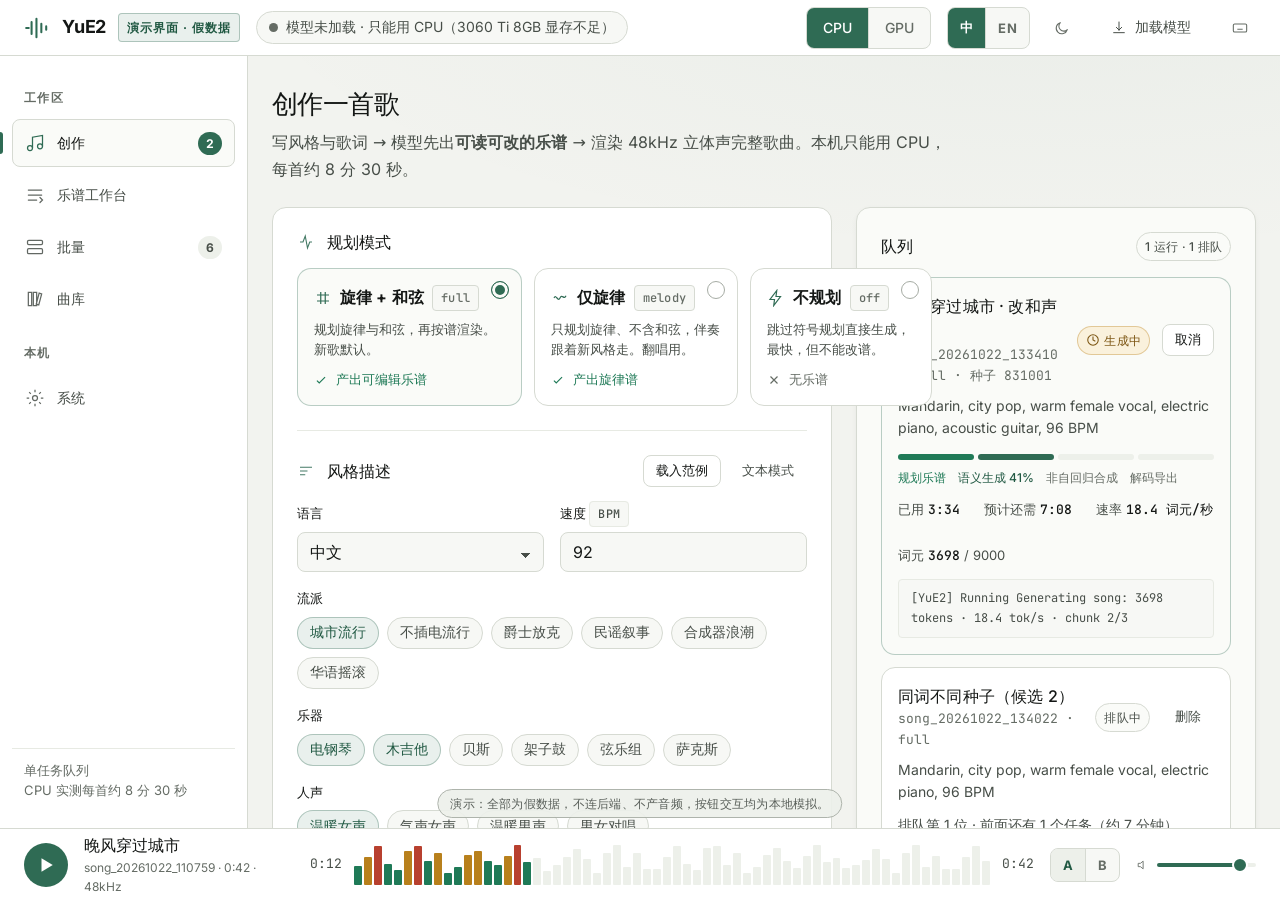
<file: demo/YuE2-UI-Demo.html>
<!DOCTYPE html>
<html lang="zh-CN">
<head>
<meta charset="utf-8">
<meta name="viewport" content="width=device-width, initial-scale=1">
<title>YuE2 音乐工作台 · 界面演示</title>
<script>
/* 主题与语言在首帧前落定，避免闪白/闪黑 */
(function(){try{
  var t=localStorage.getItem("yue2.theme")||
    (matchMedia("(prefers-color-scheme: light)").matches?"light":"dark");
  document.documentElement.dataset.theme=t;
  document.documentElement.lang=localStorage.getItem("yue2.lang")==="en"?"en":"zh-CN";
}catch(e){}})();
</script>
<script>
/* ============ 双语 + 深浅色引擎 ============
   代码里只写中文（唯一真源）；英文是运行时覆盖层：
   EN 命中才替换，未命中退回中文，不会产生空标签。
   文件名 / 参数名 / 歌词 / 曲名是数据，用 data-notr 排除。
   动态区域由主脚本重渲染（T() 读当前语言），不做字符串反向还原。 */
"use strict";
const EN={
/* --- 标题 / 导航 / 顶栏 --- */
"YuE2 音乐工作台 · 界面演示":"YuE2 Music Workstation · UI Demo",
"演示界面 · 假数据":"UI demo · fake data",
"演示：全部为假数据，不连后端、不产音频，按钮交互均为本地模拟。":"Demo: every value is fake, no backend, no audio; all buttons are simulated locally.",
"工作区":"Workspace","本机":"This machine","创作":"Create","乐谱工作台":"Score workbench",
"批量":"Batch","批量生成":"Batch generation","曲库":"Library","系统":"System","系统与模型":"System & model",
"单任务队列":"One job at a time","CPU 实测每首约 8 分 30 秒":"Measured on CPU: about 8 min 30 s per song",
"模型未加载 · 只能用 CPU（3060 Ti 8GB 显存不足）":"Model not loaded · CPU only (a 3060 Ti with 8 GB has no room for VRAM)",
"运行设备":"Runtime device","界面语言":"Interface language","切换深浅色主题":"Toggle light / dark theme",
"切换深浅色主题（快捷键 T）":"Toggle light / dark theme (shortcut T)","快捷键说明":"Keyboard shortcuts",
"创作一首歌":"Create a song","播放 / 暂停":"Play / pause","切换界面语言":"Switch interface language",
"切换视图":"Switch view","生成歌曲":"Generate song","关闭弹层":"Close this dialog","本帮助":"This help",
"回车":"Enter","空格":"Space","（输入框内不触发）":"(not while typing)","键盘快捷键":"Keyboard shortcuts",
"关闭":"Close","主导航":"Main navigation","播放或暂停":"Play or pause","播放进度":"Playback position",
"音量":"Volume","A/B 对比":"A/B comparison","A/B 对比（":"A/B comparison (",
/* --- 规划模式 --- */
"规划模式":"Planning mode","旋律 + 和弦":"Melody + chords","仅旋律":"Melody only","不规划":"No planning",
"规划旋律与和弦，再按谱渲染。新歌默认。":"Plans melody and chords, then renders from that score. Default for a new song.",
"只规划旋律、不含和弦，伴奏跟着新风格走。翻唱用。":"Plans the melody only, no chords; the accompaniment follows the new style. Use it for covers.",
"跳过符号规划直接生成，最快，但不能改谱。":"Skips symbolic planning and generates straight away — fastest, but there is no score to edit.",
"产出可编辑乐谱":"Gives an editable score","产出旋律谱":"Gives a melody score","无乐谱":"No score",
"写风格与歌词 → 模型先出":"Write the style and lyrics, the model first gives you a ",
"可读可改的乐谱":"readable, editable score",
"→ 渲染 48kHz 立体声完整歌曲。本机只能用 CPU，每首约 8 分 30 秒。":" → then renders the full 48 kHz stereo song. This machine is CPU-only: about 8 min 30 s per song.",
/* --- 风格 --- */
"风格描述":"Style","载入范例":"Load example","文本模式":"Text mode","字段模式":"Field mode",
"语言":"Language","中文":"Chinese","英文":"English","粤语":"Cantonese","日语":"Japanese",
"速度":"Tempo","流派":"Genre","乐器":"Instruments","人声":"Vocals",
"城市流行":"City pop","不插电流行":"Acoustic pop","爵士放克":"Jazz-funk","民谣叙事":"Folk ballad",
"合成器浪潮":"Synthwave","华语摇滚":"Mandarin rock",
"电钢琴":"Electric piano","木吉他":"Acoustic guitar","贝斯":"Bass","架子鼓":"Drums","弦乐组":"Strings","萨克斯":"Saxophone",
"温暖女声":"Warm female vocal","气声女声":"Breathy female vocal","温暖男声":"Warm male vocal","男女对唱":"Male / female duet",
"风格原文（直接下发给模型）":"Style text (sent to the model as is)",
"字段模式与文本模式双向同步。切到文本模式可写任意描述，例如加入演奏提示、情绪、混音质感。":"Fields and free text stay in sync. Switch to text mode to write anything: playing notes, mood, mix texture.",
"当前拼接结果：":"Current prompt:","风格词固定以英文下发（官方提示词习惯），悬停标签可见原文；切换界面语言不影响它。":"Style words are always sent in English (the official prompt convention); hover a tag to see it. The UI language never changes this.",
/* --- 歌词 --- */
"歌词":"Lyrics","+ 段落":"+ section","检查结构":"Check structure",
"模型按":"The model sets the melody by ","音节":"syllable",
"排旋律：单行过长或段落失衡会唱飘。中文每行 7–13 字、副歌重复句式更稳。段落标记":", so an over-long line or an unbalanced section sings off. In Chinese, 7–13 characters per line and a repeated chorus hook hold up best. Section markers ",
"是模型词表，不随界面语言翻译。":"are model vocabulary and keep their wording in both languages.",
"随机种子":"Random seed","留空 = 随机":"Leave blank = random","候选数量":"Candidates",
"1 个 · 约 8 分 30 秒":"1 · about 8 min 30 s","2 个 · 约 17 分钟":"2 · about 17 min",
"3 个 · 约 26 分钟":"3 · about 26 min","4 个 · 约 34 分钟":"4 · about 34 min",
"段落":"Sections","上移段落":"Move section up","删除段落":"Delete section","段落歌词":"lyrics",
"{0} 行":"{0} lines","默认值 {0}":"default {0}",
/* --- 高级参数 --- */
"高级参数（采样 / 引导 / 解码器 / 运行环境）":"Advanced (sampling / guidance / decoder / runtime)",
"官方默认":"Official defaults","全部复位":"Reset all","文本引导强度":"Text guidance strength",
"越大越贴合风格与歌词，官方按模式给默认值":"Higher sticks closer to the style and lyrics; the official default depends on the mode",
"乐谱阶段":"Score stage","语义阶段":"Semantic stage",
"非自回归求解步数":"Non-autoregressive solver steps","· 越大越细越慢":"· more steps = finer and slower",
"解码器":"Decoder","YuE2-Vae（试听 · 默认）":"YuE2-Vae (preview · default)","YuE2-Vae-legacy（复现论文基准）":"YuE2-Vae-legacy (paper baseline)",
"同一份潜变量文件可分别解码对比，不必重新生成。":"One latent file can be decoded twice for comparison — no need to regenerate.",
"、":", ","由官方代码硬校验，":"are hard-checked by the official code and shown ",
"只读":"read-only","展示，改不了也不该改。":"— you cannot change them, and should not.",
"显存配额":"VRAM quota","（GiB）":"(GiB)","≤12 自动切到 512 帧小规格解码器分块。":"At 12 or below it automatically uses 512-frame small-mode decoder chunks.",
"权重精度":"Weight precision","不量化（本机唯一可用）":"No quantization (the only option here)","FP8（本机不支持）":"FP8 (unsupported here)",
"官方明确不承诺量化后的质量与速度。":"The official README promises nothing about quantized quality or speed.",
"分阶段驻留":"Staged residency","关闭 CUDA 计算图":"CUDA graphs off","仅用本地模型":"Local models only",
/* --- 成本条 --- */
"预计耗时":"Estimated time","· 队列前":"· ahead in queue","个任务":"tasks","耗时构成 ▾":"Time breakdown ▾",
"规划乐谱（约 4096 词元）":"Score planning (about 4096 tokens)","约 53 秒":"about 53 s",
"语义生成（最长 9000 词元，CPU 自回归）":"Semantic generation (up to 9000 tokens, autoregressive on CPU)","约 5 分 10 秒":"about 5 min 10 s",
"非自回归合成（流匹配 · 32 步）":"Non-autoregressive synthesis (flow matching · 32 steps)","约 1 分 40 秒":"about 1 min 40 s",
"解码导出 FLAC（48kHz 立体声）":"Decode and export FLAC (48 kHz stereo)","约 47 秒":"about 47 s",
"本机实测基准":"Measured on this machine","42.3 秒音频 / 耗时 509 秒":"42.3 s of audio / 509 s elapsed",
"生成期间可离开本页，任务在后台队列继续。":"You can leave this page while it runs; the background queue carries on.",
/* --- 队列侧栏 --- */
"队列":"Queue","1 运行 · 1 排队":"1 running · 1 queued","这个任务会给你什么":"What this task gives you",
"— 48kHz 立体声成品":"— the 48 kHz stereo master","— 可编辑乐谱（off 模式没有）":"— the editable score (absent in off mode)",
"— 中间产物，可重解码不换曲子":"— intermediates: re-decode without regenerating","— 生效参数、耗时、权重 SHA256、truncated":"— effective parameters, timing, weight SHA256, truncated",
"整曲一次成型：改谱 = 重新渲染全曲，其余小节波形":"The whole song is rendered in one pass: editing the score re-renders everything, and the other bars' waveforms ",
"不保留":"are not kept",
/* --- 乐谱工作台 --- */
"← 回创作":"← Back to create",
"白盒核心：读谱 → 改谱 → 逐音符校验 → 重新渲染。改错了 8 分多钟就白费，所以校验在生成":"The core is a white box: read the score → edit it → verify note by note → re-render. One bad edit wastes 8+ minutes, so verification happens ",
"之前":"before","。":".","、":"、",
"原始完整谱":"original full score","改和声 + 提速到 96":"Reharmonised + tempo up to 96","渲染中":"Rendering",
"（改动未保存 · 1 处）":"(unsaved · 1 change)",
"人声 + 伴奏双声部 · 原生 ABC 方言":"Vocal + accompaniment, two parts · native ABC dialect",
"重载原始谱":"Reload original score","ABC 乐谱源码编辑器":"ABC score source editor",
"结构校验":"Structure check","实时解析，复用官方":"Parsed live, reusing the official",
"拍号":"Meter","调号":"Key","小节":"Bars","音符":"Notes","和弦标记":"Chord markers","C 大调":"C major",
"主歌 ×4":"Verse x4","副歌 ×4":"Chorus x4","无前奏 / 尾奏":"No intro / outro",
"语法与声部完整，可直接渲染。":"Syntax and both parts are complete; ready to render.",
"与原始谱对比":"Compare with the original score","按音乐事件比，不是比字符串":"Compared by musical events, not by characters",
"小节 1–4 · 人声旋律音高与时值一致":"Bars 1–4 · vocal pitch and durations identical",
"− 小节 5–8 和弦":"− bars 5–8 chords","+ 小节 5–8 和弦":"+ bars 5–8 chords","（新增）":"(new)",
"小节 9–16 · 两个声部一致":"Bars 9–16 · both parts identical",
"允许速度变化（":"Allow tempo changes (","）":")",
"下一步":"Next","① 只出谱，不渲染":"① Score only, no render","② 按这份谱重新渲染":"② Re-render from this score",
"③ 去和弦 → 改用「仅旋律」（翻唱）":"③ Strip chords → render as melody only (cover)","④ 器乐化：人声移到伴奏声部":"④ Instrumentalise: move the vocals to the accompaniment",
"每个动作都生成":"Every action creates a ","新任务":"new task","并挂在谱系上，原任务与音频不受影响。":"in the lineage; the original task and its audio stay untouched.",
/* --- 批量 --- */
"每行一个请求，编号必须唯一。本机后端":"One request per line, ids must be unique. On this machine the backend ",
"并发恒为 1":"concurrency is fixed at 1","，逐个跑；失败行保留":", so jobs run one at a time; a failed line keeps ",
"不阻塞后续。":"and does not block the rest.",
"songs.jsonl · 6 行":"songs.jsonl · 6 lines","校验通过 6/6":"6/6 lines valid",
"导入清单文件":"Import manifest","校验已完成任务":"Verify finished tasks","全部排队":"Queue all",
"编号":"ID","模式":"Mode","种子":"Seed","状态":"Status","操作":"Actions","随机":"Random",
"全部生成预计":"Estimated total","8 分 30 秒":"8 min 30 s","51 分钟":"51 min",
"FP8 需计算能力 ≥8.9（RTX 40 系及以后），本机 3060 Ti 为 8.6，不可用":"FP8 needs compute capability 8.9+ (RTX 40 series and newer); this 3060 Ti is 8.6, so it is unavailable","= 6 首 × 8 分 30 秒（CPU，无排队）":"= 6 songs x 8 min 30 s (CPU, nothing queued)",
"更省的方案 ▾":"Cheaper options ▾","先只出谱，批量看结构":"Score only first, review structures in batch","6 首约 5 分钟":"6 songs in about 5 min",
"用「不规划」模式跳过谱面":"Skip the score with no-planning mode","每首省约 53 秒":"saves about 53 s per song",
"官方 24GB 显卡口径":"Official 24 GB GPU figures","本机未验证":"not verified here",
/* --- 曲库 --- */
"每次生成 = 一条带谱系的任务。选 2–4 条进入 A/B 盲听对比。":"Every generation is one task in a lineage. Pick 2–4 for an A/B blind test.",
"搜索风格 / 编号 / 歌词关键词":"Search style / ID / lyric keyword","全部":"All","已完成":"Done","有截断":"Truncated","失败":"Failed","收藏":"Favorite",
"回收站":"Trash",
/* --- 系统 --- */
"模型常驻在独立工作进程里；卸载即结束该进程，显存彻底释放。":"The model lives in its own worker process; unloading ends that process and frees the memory completely.",
"模型状态":"Model status","主模型":"Main model","权重":"Weights","校验和":"Checksum",
"加载到 CPU":"Load to CPU","加载到 GPU":"Load to GPU","卸载":"Unload",
"加载耗时 72 秒（首次校验权重 31 秒）":"Loading takes 72 s (the first run also verifies the weights, 31 s)",
"GPU 不可用：":"GPU unavailable: ",
"空闲显存需 ≥5 GiB，本机 8 GB 装完权重就贴满，自回归阶段必然显存溢出；FP8 需算力 ≥8.9（本机 8.6）。 自动降级到 CPU 是常态，不是故障。":"It needs 5 GiB of free VRAM; on this 8 GB card the weights alone fill it, so the autoregressive stage always runs out of memory. FP8 needs compute capability 8.9+ (this card is 8.6). Falling back to CPU is normal, not a fault.",
"环境自检":"Environment check","命令":"Command","· 依赖就绪":"· dependencies ready",
"未验证组合":"untested combination","符合版本锁定":"matches the pin",
"显卡":"GPU","RTX 3060 Ti · 8GB · 算力 8.6":"RTX 3060 Ti · 8 GB · compute 8.6","BF16 可用":"BF16 available","FP8 不可用":"FP8 unavailable",
"磁盘剩余":"Free disk","待检测":"not checked","后端":"Backend","可用":"Available","仅支持 Linux）":"Linux only)",
"本机能力开关":"Capabilities on this machine","开":"On","FP8 量化":"FP8 quantization","硬件不支持":"hardware unsupported",
"高速推理后端":"Fast inference backend","仅 Linux":"Linux only","并发大于 1":"Concurrency above 1",
"官方禁止共享实例":"the official README forbids shared instances","任务取消":"Task cancellation","阶段边界生效":"takes effect at stage boundaries",
"存储":"Storage","3 个任务":"3 tasks","回收站 0 项":"trash: 0 items",
"任务状态以磁盘上的结果文件与失败文件为准，重启自动恢复；元数据文件只存界面字段，可随时重建。":"Task state comes from the result and failure files on disk and is recovered on restart; the metadata file only holds UI fields and can be rebuilt any time.",
"界面语言只翻译操作文字；文件名、参数名、歌词与歌名属于数据，不翻译。正式实现会补齐焦点陷阱、进度无障碍播报与动效降级（演示已内置）。":"The UI language only translates interface text; filenames, parameter names, lyrics and song titles are data and keep their wording. The real build adds focus trapping, announced progress and reduced motion (already in this demo).",
/* --- JS 动态文案 --- */
"模型加载中（约 72 秒）…":"Loading the model (about 72 s)…","模型已加载 · CPU · 72 秒":"Model loaded · CPU · 72 s",
"加载中…":"Loading…","加载中":"Loading","卸载模型":"Unload model","加载模型":"Load model",
"已加载 · CPU":"Loaded · CPU","未加载":"Not loaded","已加载到 CPU":"Loaded on CPU",
"模型已卸载，工作进程已退出，内存已释放":"Model unloaded: the worker process exited and memory was released",
"模型已加载到 CPU · 可以开始生成":"Model loaded on CPU · ready to generate",
"本机 8GB：加载到显卡会在自回归阶段显存溢出，按实测已降级到 CPU":"This machine has 8 GB: loading onto the GPU runs out of memory in the autoregressive stage, so it falls back to CPU as measured",
"风格描述为空 —— 至少要写语言或流派":"Style description is empty — give at least a language or a genre",
"歌词为空":"Lyrics are empty","歌词结构有告警，已阻止提交（可点「+ 段落」补结构）":"The lyric structure has warnings, so submit is blocked (use + section to fix it)",
"新歌":"New song","候选 2（随机种子）":"Candidate 2 (random seed)",
"已排队 {0} 个任务{1}":"Queued {0} task(s){1}"," · 生成前会先加载模型（约 72 秒）":" · the model loads first before generating (about 72 s)",
"已切到 {0} 模式":"Switched to {0} mode","不规划模式：不产出可编辑乐谱，无法改谱重渲":"No-planning mode produces no editable score, so there is nothing to re-render from",
"（未完成）":"(incomplete)","候选数量 = 排队 {0} 个不同种子的独立任务，可并排对比":"Candidates = {0} independent tasks with different seeds, queued and compared side by side",
"已复位到官方默认":"Reset to the official defaults","已自定义采样":"Sampling customised",
"每行音节数 {0}":"Syllables per line: {0}","长度失衡，易唱飘":"Unbalanced lengths — easy to sing off",
"已经是第一段了":"This is already the first section","至少保留一个段落":"Keep at least one section","段落已删除":"Section deleted",
"结构检查通过：段落标记完整":"Structure check passed: every section is marked","结构有告警，见歌词下方":"Structure has warnings — see below the lyrics",
" 分阶段驻留：当前阶段留在设备，另一阶段暂存内存":" Staged residency: the current stage stays on device, the other waits in RAM",
" 两阶段同时驻留，显存需求更高":" Both stages stay resident at once, which needs more VRAM",
" torch-eager：关闭 CUDA 计算图，兼容性兜底、略慢":" torch-eager: CUDA graphs off, the compatible fallback, slightly slower",
" 开启 CUDA 计算图（官方后端默认）":" CUDA graphs on (the official backend default)",
" 仅使用本地已下载的模型":" Only uses models already downloaded locally"," 允许联网拉取模型":" Allows downloading models over the network",
"规划乐谱":"Score planning","语义生成":"Semantic generation","非自回归合成":"Non-autoregressive synthesis","解码导出":"Decode and export",
"已用":"Elapsed","预计还需":"Still ahead","速率":"Speed","词元":"Tokens","{0} 词元/秒":"{0} tokens/s",
"生成中":"Generating","排队中":"Queued","取消":"Cancel","乐谱":"Score","试听":"Preview","复制参数":"Copy parameters",
"改参数重试":"Tweak and retry","删除":"Delete","删除任务":"Delete task",
"排队第 1 位 · 前面还有 1 个任务（约 7 分钟）":"1st in queue · 1 task ahead (about 7 min)",
"时长":"Length","耗时":"Time","{0} 运行 · {1} 排队":"{0} running · {1} queued",
"已载入该任务的乐谱（score.abc）":"This task's score has been loaded (score.abc)",
"参数已回填到创作表单，随机种子保持不变":"Parameters copied into the create form; the seed stayed the same",
"已移入回收站（保留 30 天）":"Moved to trash (kept 30 days)",
"取消请求已发出 · 非自回归与解码阶段没有取消点，将在当前阶段结束后停止":"Cancellation requested · the synthesis and decode stages have no cancel point, so it stops when the current stage ends",
"已取消":"Cancelled","用户取消（语义阶段结束时生效）":"Cancelled by the user (took effect at the end of the semantic stage)",
"中间产物已保留，可从乐谱阶段续跑":"Intermediates were kept, so you can resume from the score stage",
"改用 CPU，或下调显存配额":"Switch to CPU, or lower the VRAM quota",
"把歌词精简到 2 段以内":"Shorten the lyrics to at most 2 sections",
"保留失败记录便于比对":"Keep the failure record so the two runs can be compared",
"或直接改参数重新排队":"Or change the parameters and queue again","任务已取消，产物目录保留":"Task cancelled; its output folder is kept",
"已重载原始乐谱，本地改动已丢弃":"Original score reloaded; local edits discarded",
"仅出谱：预计约 53 秒，产物 score.abc + plan.json":"Score only: about 53 s, outputs score.abc + plan.json",
"改谱重渲染":"Re-render from edited score","重渲染已排队，乐谱谱系已挂到原始任务":"Re-render queued and hung on the original task in the lineage",
"去和弦：已去掉 12 个和弦标记，人声与伴奏两个声部都保留 → 请改用「仅旋律」渲染":"Chords stripped: 12 chord markers removed, both vocal and accompaniment kept → render it as melody only",
"器乐化：112 个人声音符已移入伴奏声部（音高、起奏、时值不变），3 处重叠已记录":"Instrumentalised: 112 vocal notes moved into the accompaniment (pitch, onset and duration kept); 3 overlaps recorded",
"查看失败记录":"View failure.json","查看产物":"View outputs",
"6 个任务已入队 · 预计 51 分钟（本机后端并发恒为 1）":"6 tasks queued · about 51 min (this backend runs one job at a time)",
"续跑校验 5/6 通过 · b05 身份哈希不匹配，将重新生成":"Resume check passed 5/6 · b05 identity hash mismatched, so it regenerates",
"支持拖入 songs.jsonl，或直接粘贴行文本（编号必须唯一）":"Drop a songs.jsonl here, or paste the lines directly (ids must be unique)",
"A/B 盲听对比：并排卡片 + 统一时间轴，各自的请求参数与乐谱都保留":"A/B blind test: side-by-side cards on one timeline, each keeping its own request and score",
"回收站当前 0 项，30 天后自动清除":"Trash holds 0 items now; they are cleared after 30 days",
"已载入官方示例风格的中文范例":"Loaded the Chinese example from the official prompt style",
"播放":"Play","暂停":"Pause","City Lights（英文流行）":"City Lights (English pop)",
"晚风穿过城市（完整规划）":"Evening Wind Over the City (fully planned)",
"已切到候选 {0} · 对比模式下曲目与时间轴各自独立":"Switched to candidate {0} · in comparison mode the track and the timeline stay separate",
"生成完成 · truncated=false，歌曲完整":"Finished · truncated=false, the song is complete"
};
const FRAG={
"@lint_empty":{zh:"<b>有段落是空的，或缺段落标记。</b>补齐每一段再生成——空段落会让模型提前收尾（truncated）。",
  en:"<b>A section is empty, or has no section marker.</b> Fill every section before generating — an empty one makes the model stop early (truncated)."},
"@lint_chorus":{zh:"<b>没有 [Chorus] 段落。</b>官方管线靠副歌标记规划重复句式；只写 [Verse] 也能跑，但结构更容易散。",
  en:"<b>No [Chorus] section.</b> The official pipeline uses the chorus marker to plan repeated hooks; [Verse]-only still runs, but the structure drifts more."}
};
let lang="zh";
try{lang=localStorage.getItem("yue2.lang")==="en"?"en":"zh"}catch(e){}
function T(zh){
  if(FRAG[zh])return FRAG[zh][lang];
  let out=lang==="en"&&Object.prototype.hasOwnProperty.call(EN,zh)?EN[zh]:zh;
  for(let i=1;i<arguments.length;i++)out=out.split("{"+(i-1)+"}").join(String(arguments[i]));
  return out;
}
function setTheme(t){
  document.documentElement.dataset.theme=t;
  try{localStorage.setItem("yue2.theme",t)}catch(e){}
  const b=document.getElementById("btnTheme");
  if(b)b.setAttribute("aria-pressed",t==="light"?"true":"false");
}
function toggleTheme(){setTheme(document.documentElement.dataset.theme==="light"?"dark":"light")}
const SRC=new WeakMap(),ASRC=new WeakMap(),ATR=["placeholder","aria-label","title","alt"];
const norm=s=>s.replace(/\s+/g," ").trim();
function trDom(root){
  const w=document.createTreeWalker(root,NodeFilter.SHOW_TEXT);
  let n;
  while((n=w.nextNode())){
    if(SRC.has(n))n.nodeValue=SRC.get(n);
    const host=n.parentNode;
    if(!host||host.nodeType!==1||/^(SCRIPT|STYLE|TITLE)$/.test(host.tagName)||
       (host.closest&&host.closest("[data-notr]"))||lang==="zh")continue;
    const raw=n.nodeValue,key=norm(raw);
    if(!key||!Object.prototype.hasOwnProperty.call(EN,key))continue;
    SRC.set(n,raw);
    n.nodeValue=/^\s*/.exec(raw)[0]+EN[key]+/\s*$/.exec(raw)[0];
  }
  root.querySelectorAll("[placeholder],[aria-label],[title],[alt]").forEach(el=>{
    if(el.parentElement&&el.parentElement.closest("[data-notr]"))return;   /* data-notr 只保护自己的内容，不保护自己的标签 */
    let store=ASRC.get(el);
    if(!store){store={};ASRC.set(el,store)}
    ATR.forEach(a=>{
      if(!el.hasAttribute(a))return;
      if(!(a in store))store[a]=el.getAttribute(a);
      const key=norm(store[a]);
      el.setAttribute(a,lang==="en"&&Object.prototype.hasOwnProperty.call(EN,key)?EN[key]:store[a]);
    });
  });
}
let wired=false;
function applyLang(next){
  if(next)lang=next==="en"?"en":"zh";
  try{localStorage.setItem("yue2.lang",lang)}catch(e){}
  document.documentElement.lang=lang==="en"?"en":"zh-CN";
  document.title=T("YuE2 音乐工作台 · 界面演示");
  if(!wired&&document.body){wired=true;
    document.querySelectorAll(".langseg button").forEach(b=>b.onclick=()=>applyLang(b.dataset.lang));
    const bt=document.getElementById("btnTheme");
    if(bt)bt.onclick=toggleTheme;
  }
  document.querySelectorAll(".langseg button").forEach(b=>b.setAttribute("aria-pressed",String(b.dataset.lang===lang)));
  if(!document.body)return;
  trDom(document.body);
  if(window.rerender)window.rerender();
}
function toggleLang(){applyLang(lang==="zh"?"en":"zh")}
window.T=T;window.EN=EN;window.getLang=()=>lang;window.applyLang=applyLang;
window.toggleLang=toggleLang;window.setTheme=setTheme;window.toggleTheme=toggleTheme;
</script>
<style>
/* ============ 字体（方案 §6.5 · 定案 C）============
   Inter + JetBrains Mono 随包（SIL OFL 1.1，许可证原文在 fonts/OFL-*.txt）；
   中文用本机思源黑三档真字重，缺字体时自动退回雅黑，界面不破。 */
@font-face{font-family:"Inter";font-weight:100 900;font-style:normal;font-display:swap;
  src:url("fonts/inter-var-latin.woff2") format("woff2")}
@font-face{font-family:"JetMono";font-weight:100 800;font-style:normal;font-display:swap;
  src:url("fonts/jetbrains-mono-var-latin.woff2") format("woff2")}
@font-face{font-family:"CJK";font-weight:400;font-display:swap;
  src:local("Noto Sans SC"),local("Microsoft YaHei")}
@font-face{font-family:"CJK";font-weight:500;font-display:swap;
  src:local("Noto Sans SC Medium"),local("Noto Sans SC"),local("Microsoft YaHei")}
@font-face{font-family:"CJK";font-weight:700;font-display:swap;
  src:local("Noto Sans SC Bold"),local("Noto Sans SC"),local("Microsoft YaHei Bold"),local("Microsoft YaHei")}

/* ============ tokens（方案 §6.2 · 定案「砚·瓷·墨」）============ */
:root{
  color-scheme:dark;
  /* 外壳：带极淡墨绿相的灰阶（彩度 2–5），不用蓝灰 */
  --bg:#101211; --s1:#171A18; --s2:#1E221F; --s3:#262B28; --sunken:#0D0F0E;
  --border:#313733; --border-strong:#4A514C; --hairline:#212622;
  --text:#E8EAE6; --text2:#ADB4AC; --text3:#878E86; --on-accent:#0D1310;
  /* 强调＝瓷玉：浅面压深墨字，不靠饱和度取胜 */
  --accent:#93BCA6; --accent-h:#B4D8C2; --accent-txt:#A6D2BB;
  --accent-soft:rgba(147,188,166,.13); --accent-bd:rgba(147,188,166,.42); --sel:rgba(147,188,166,.30);
  --glow:rgba(147,188,166,.05); --scrim:rgba(6,9,8,.72);
  /* 语义三档：完成=玉 / 需注意=琥珀 / 失败=胭脂；绿黄红只允许出现在电平表 */
  --ready:#6FB894; --warn:#E4B23C; --danger:#DE6A58;
  --txt-ok:#B9E6CB; --txt-warn:#F0C574; --txt-err:#EFA99C;
  --bg-ok:#16241D; --bg-warn:#2A2114; --bg-err:#2C1B18; --bg-err-hover:#3A221E;
  --bd-ok:rgba(111,184,148,.42); --bd-err:rgba(222,106,88,.42); --bd-warn:rgba(228,178,60,.42);
  /* 材质＝只做表面台阶 + 发丝线：不加顶高光、不加渐变、不加内凹 */
  --panel:#171A18; --panel-2:#1E221F; --btn:#1E221F;
  --porcelain:#93BCA6; --porcelain-h:#A6CDB8; --porcelain-p:#7FA994;
  --meter-lo:#5FAE84; --meter-mid:#E4B23C; --meter-hi:#DE6A58;
  --paper:#F7F4EC; --ink:#1B1A17; --paper-bd:#DDD5C4; --paper-line:#C9C0AE; --paper-accent:#8A5A16;
  --font-ui:"Inter","CJK","Microsoft YaHei",system-ui,-apple-system,sans-serif;
  --font-mono:"JetMono","CJK",ui-monospace,Consolas,"Courier New",monospace;
  --r1:4px; --r2:8px; --r3:14px; --r4:20px;
  --e2:0 2px 10px -4px rgba(5,8,6,.55); --e3:0 18px 44px -16px rgba(4,7,5,.7);
  --z-base:0; --z-sticky:10; --z-rail:20; --z-transport:40; --z-drawer:60; --z-modal:100; --z-toast:120;
  --d1:140ms; --d2:220ms; --d3:320ms; --ease-out:cubic-bezier(.2,.7,.2,1); --ease-in:cubic-bezier(.4,0,.8,.4);
  --sp1:4px; --sp2:8px; --sp3:12px; --sp4:16px; --sp5:24px; --sp6:32px; --sp7:48px;
}
html[data-theme=light]{
  color-scheme:light;
  /* 外壳：中性骨白（暖味只留给谱纸） */
  --bg:#F2F3EF; --s1:#FFFFFF; --s2:#FAFBF8; --s3:#EDF0EA; --sunken:#F7F8F5;
  --border:#D6DAD2; --border-strong:#A6ACA4; --hairline:#E7EAE3;
  --text:#141715; --text2:#474E48; --text3:#656C65; --on-accent:#FFFFFF;
  --accent:#2F6B54; --accent-h:#3C7C62; --accent-txt:#215943;
  --accent-soft:rgba(47,107,84,.10); --accent-bd:rgba(47,107,84,.32); --sel:rgba(47,107,84,.20);
  --glow:rgba(47,107,84,.045); --scrim:rgba(24,32,28,.32);
  --ready:#1F7A57; --warn:#B8801C; --danger:#B8402F;
  --txt-ok:#155E42; --txt-warn:#7A5310; --txt-err:#A8382A;
  --bg-ok:#E6F2EB; --bg-warn:#FAF1DC; --bg-err:#FAE9E6; --bg-err-hover:#F4DAD5;
  --bd-ok:rgba(31,122,87,.32); --bd-err:rgba(184,64,47,.32); --bd-warn:rgba(184,128,28,.36);
  --panel:#FFFFFF; --panel-2:#FAFBF8; --btn:#FFFFFF;
  --porcelain:#2F6B54; --porcelain-h:#38755C; --porcelain-p:#2A6249;
  --meter-lo:#1F7A57; --meter-mid:#B8801C; --meter-hi:#B8402F;
  --paper:#FBF8F0; --ink:#1B1A17; --paper-bd:#D6CCB4; --paper-line:#C9C0AE; --paper-accent:#8A5A16;
  --e2:0 2px 10px -4px rgba(28,38,30,.12); --e3:0 18px 40px -14px rgba(28,38,30,.2);
}
*{box-sizing:border-box;margin:0;padding:0}
html,body{height:100%}
body{
  background:var(--bg); color:var(--text); font-family:var(--font-ui); font-size:16px;
  line-height:1.6; -webkit-font-smoothing:antialiased; overflow:hidden;
}
button,input,select,textarea{font-family:inherit; font-size:inherit; color:inherit}
button{background:none;border:none;cursor:pointer;touch-action:manipulation}
:focus-visible{outline:2px solid var(--accent);outline-offset:2px;border-radius:var(--r1)}
::selection{background:var(--sel)}
html{scrollbar-width:thin;scrollbar-color:var(--border-strong) transparent}
::-webkit-scrollbar{width:10px;height:10px}
::-webkit-scrollbar-track{background:transparent}
::-webkit-scrollbar-thumb{background:var(--border);border:3px solid transparent;background-clip:content-box;
  border-radius:999px}
::-webkit-scrollbar-thumb:hover{background:var(--border-strong);background-clip:content-box}
::-webkit-scrollbar-corner{background:transparent}
h1,h2,h3{line-height:1.25;font-weight:500}
.mono{font-family:var(--font-mono);font-variant-numeric:tabular-nums}
.sr{position:absolute;width:1px;height:1px;overflow:hidden;clip:rect(0 0 0 0);white-space:nowrap}

/* ============ shell ============ */
.shell{display:grid;grid-template-rows:56px 1fr 72px;grid-template-columns:248px 1fr;
  grid-template-areas:"top top" "rail work" "trans trans";height:100dvh}
.topbar{grid-area:top;display:flex;align-items:center;gap:var(--sp4);padding:0 var(--sp5);
  background:var(--s1);border-bottom:1px solid var(--border);
  z-index:var(--z-sticky)}
.brand{display:flex;align-items:center;gap:var(--sp3);font-weight:700;letter-spacing:-.01em;font-size:18px}
.brand svg{width:26px;height:26px;flex:none;color:var(--accent)}
.brand .tag{font-size:12px;font-weight:700;letter-spacing:.08em;color:var(--accent-txt);
  border:1px solid var(--accent-bd);background:var(--accent-soft);padding:var(--sp1) var(--sp2);border-radius:var(--r1)}
.mstatus{display:flex;align-items:center;gap:var(--sp2);background:var(--sunken);border:1px solid var(--border);
  border-radius:999px;padding:var(--sp1) var(--sp3);font-size:14px;color:var(--text2);
}
.mstatus .dot{width:9px;height:9px;border-radius:50%;background:var(--text3);flex:none}
.mstatus.on .dot{background:var(--ready)}
.mstatus.busy .dot{background:var(--warn);animation:pulse 1.2s var(--ease-out) infinite}
@keyframes pulse{0%,100%{opacity:.35}50%{opacity:1}}
.spacer{flex:1}
.devseg{display:flex;border:1px solid var(--border);border-radius:var(--r2);overflow:hidden;
  background:var(--sunken);}
.devseg button{padding:0 var(--sp4);font-size:14px;font-weight:500;color:var(--text3);min-height:40px;
  transition:background var(--d1) var(--ease-out),color var(--d1) var(--ease-out)}
.devseg button+button{border-left:1px solid var(--border)}
.devseg button[aria-pressed=true]{background:var(--porcelain);color:var(--on-accent);
}
.devseg button:not([aria-pressed=true]):hover{color:var(--text)}
.langseg{display:flex;border:1px solid var(--border);border-radius:var(--r2);overflow:hidden;
  background:var(--sunken);flex:none}
.langseg button{padding:0 var(--sp3);font-size:13px;font-weight:700;letter-spacing:.03em;color:var(--text3);min-height:40px;
  transition:background var(--d1) var(--ease-out),color var(--d1) var(--ease-out)}
.langseg button+button{border-left:1px solid var(--border)}
.langseg button[aria-pressed=true]{background:var(--porcelain);color:var(--on-accent);
}
.langseg button:not([aria-pressed=true]):hover{color:var(--text)}
.tbtn svg{width:16px;height:16px;stroke:currentColor;stroke-width:1.6;fill:none}
#icoMoon{display:none}
html[data-theme=light] #icoSun{display:none}
html[data-theme=light] #icoMoon{display:block}
.mode .cotv{margin-left:auto;font-family:var(--font-mono);font-size:12px;font-weight:500;color:var(--text3);
  border:1px solid var(--border);background:var(--sunken);border-radius:var(--r1);padding:var(--sp1) var(--sp2);letter-spacing:.02em}
.idn{font-family:var(--font-mono);font-size:.9em;font-style:normal;color:var(--text2);
  background:var(--sunken);border:1px solid var(--hairline);border-radius:var(--r1);padding:var(--sp1) var(--sp2)}

.rail{grid-area:rail;background:var(--s1);border-right:1px solid var(--border);
  padding:var(--sp4) var(--sp3);display:flex;flex-direction:column;gap:var(--sp1);
  z-index:var(--z-rail);overflow-y:auto}
.rail .grp{font-size:12px;font-weight:700;letter-spacing:.12em;color:var(--text3);
  text-transform:uppercase;padding:var(--sp4) var(--sp3) var(--sp2)}
.nav{display:flex;align-items:center;gap:var(--sp3);padding:var(--sp2) var(--sp3);border-radius:var(--r2);
  border:1px solid transparent;color:var(--text2);font-size:14px;position:relative;min-height:48px;
  transition:background var(--d1) var(--ease-out),color var(--d1) var(--ease-out),box-shadow var(--d1) var(--ease-out)}
.nav svg{width:20px;height:20px;flex:none;stroke:currentColor;stroke-width:1.5;fill:none;opacity:.85}
.nav:hover{background:var(--s2);color:var(--text)}
.nav[aria-current=page]{background:var(--panel-2);color:var(--text);font-weight:500;
  border:1px solid var(--border)}
.nav[aria-current=page] svg{opacity:1;color:var(--accent)}
.nav[aria-current=page]::before{content:"";position:absolute;left:-13px;top:var(--sp3);bottom:var(--sp3);width:3px;
  border-radius:0 3px 3px 0;background:var(--accent)}
.nav .count{margin-left:auto;font-size:12px;font-weight:700;color:var(--on-accent);
  background:var(--porcelain);border-radius:999px;padding:var(--sp1) var(--sp2);font-variant-numeric:tabular-nums;
}
.nav .count.q{background:var(--s3);color:var(--text2);}
.railfoot{margin-top:auto;padding:var(--sp3);border-top:1px solid var(--hairline);
  font-size:13px;color:var(--text3);line-height:1.5}

.work{grid-area:work;overflow-y:auto;overscroll-behavior:contain;background:
  radial-gradient(1200px 420px at 78% -12%,var(--glow),transparent 70%),var(--bg)}
.view{display:none;max-width:1360px;margin:0 auto;padding:var(--sp6) var(--sp5) var(--sp7)}
.view.active{display:block;animation:rise var(--d3) var(--ease-out)}
@keyframes rise{from{opacity:0;transform:translateY(8px)}to{opacity:1;transform:none}}
.vhead{margin-bottom:var(--sp5)}
.vhead h1{font-size:26px;letter-spacing:-.02em}
.vhead p{color:var(--text2);font-size:16px;margin-top:var(--sp2);max-width:68ch;line-height:1.7}
.cols{display:grid;grid-template-columns:minmax(0,1fr) 400px;gap:var(--sp5);align-items:start}

/* ============ primitives ============ */
.card{background:var(--panel);border:1px solid var(--border);border-radius:var(--r3);padding:var(--sp5);
  }
.card.raised{background:var(--panel-2);box-shadow:var(--e2)}
.card h2{font-size:16px;font-weight:500;letter-spacing:.01em;display:flex;align-items:center;gap:var(--sp3)}
.card h2 svg{width:18px;height:18px;stroke:var(--accent);stroke-width:1.5;fill:none;opacity:.9}
.sub{color:var(--text2);font-size:14px}
.divider{height:1px;background:var(--hairline);
  margin:var(--sp5) 0}
.btn{display:inline-flex;align-items:center;justify-content:center;gap:var(--sp2);background:var(--btn);
  border:1px solid var(--border);border-radius:var(--r2);padding:0 var(--sp4);min-height:40px;
  font-size:14px;font-weight:500;color:var(--text);
  transition:background var(--d1) var(--ease-out),border-color var(--d1) var(--ease-out),color var(--d1) var(--ease-out)}
.btn svg{width:16px;height:16px;stroke:currentColor;stroke-width:1.5;fill:none}
.btn:hover{border-color:var(--border-strong);color:var(--text);background:var(--s3)}
.btn:active{background:var(--s2);border-color:var(--border-strong)}
.btn.sm{min-height:32px;font-size:13px;padding:0 var(--sp3)}
.btn.primary{background:var(--porcelain);border-color:var(--porcelain);color:var(--on-accent)}
.btn.primary:hover{background:var(--porcelain-h);border-color:var(--porcelain-h)}
.btn.primary:active{background:var(--porcelain-p);border-color:var(--porcelain-p)}
.btn.ghost{background:none;border-color:transparent;color:var(--text2)}
.btn.ghost:hover{color:var(--text);background:var(--s2);border-color:var(--border)}
.btn.danger{background:var(--bg-err);border-color:var(--bd-err);color:var(--txt-err);}
.btn.danger:hover{background:var(--bg-err-hover);border-color:var(--danger);color:var(--txt-err)}
.btn[disabled],.btn.off{opacity:.42;cursor:not-allowed;box-shadow:none;transform:none}
.btn.big{min-height:48px;font-size:16px;width:100%;letter-spacing:.02em}
.chipset{display:flex;flex-wrap:wrap;gap:var(--sp2)}
.chip{display:inline-flex;align-items:center;gap:var(--sp2);background:var(--sunken);border:1px solid var(--border);
  border-radius:999px;padding:0 var(--sp3);font-size:14px;color:var(--text2);min-height:32px;
  transition:background var(--d1) var(--ease-out),border-color var(--d1) var(--ease-out),color var(--d1) var(--ease-out)}
.chip svg{width:14px;height:14px;stroke:currentColor;stroke-width:1.7;fill:none;flex:none}
.chip:hover{border-color:var(--border-strong);color:var(--text)}
.chip[aria-pressed=true]{background:var(--accent-soft);border-color:var(--accent-bd);color:var(--accent-txt);
}
.badge{display:inline-flex;align-items:center;gap:var(--sp1);border-radius:999px;padding:var(--sp1) var(--sp2);
  font-size:12px;font-weight:500;letter-spacing:.02em;border:1px solid var(--border);
  background:var(--s2);color:var(--text2)}
.badge svg{width:14px;height:14px;stroke:currentColor;stroke-width:1.8;fill:none}
.badge.run{color:var(--txt-warn);border-color:var(--bd-warn);background:var(--bg-warn)}
.badge.done{color:var(--txt-ok);border-color:var(--bd-ok);background:var(--bg-ok)}
.badge.fail{color:var(--txt-err);border-color:var(--bd-err);background:var(--bg-err)}
.badge.queue{color:var(--text2)}
.tk{color:var(--ready);font-weight:700}
.tk.w{color:var(--warn)}
.field{display:block;margin-bottom:var(--sp4)}
.field>label,.lbl{display:block;font-size:13px;font-weight:500;color:var(--text);margin-bottom:var(--sp2);letter-spacing:.01em}
.hint{font-size:13px;color:var(--text3);margin-top:var(--sp2);line-height:1.55}
.inp,select.inp,textarea.inp{width:100%;background:var(--sunken);border:1px solid var(--border);
  border-radius:var(--r2);padding:var(--sp2) var(--sp3);min-height:40px;font-size:16px;
  transition:border-color var(--d1) var(--ease-out),box-shadow var(--d1) var(--ease-out)}
textarea.inp{resize:vertical;line-height:1.7}
.inp:focus{outline:none;border-color:var(--accent-bd);
  box-shadow:0 0 0 2px var(--accent-soft)}
.inp::placeholder{color:var(--text3)}
select.inp{appearance:none;background-image:linear-gradient(45deg,transparent 50%,var(--text2) 50%),
  linear-gradient(135deg,var(--text2) 50%,transparent 50%);background-position:calc(100% - 18px) 20px,
  calc(100% - 13px) 20px;background-size:5px 5px,5px 5px;background-repeat:no-repeat;padding-right:36px}
.grid2{display:grid;grid-template-columns:1fr 1fr;gap:var(--sp4)}
.grid3{display:grid;grid-template-columns:repeat(3,1fr);gap:var(--sp3)}
.inline{display:flex;align-items:center;gap:var(--sp3);flex-wrap:wrap}
.note{background:var(--bg-warn);border:1px solid var(--bd-warn);border-left-width:3px;
  border-radius:var(--r2);padding:var(--sp3) var(--sp4);font-size:14px;color:var(--txt-warn);line-height:1.6}
.note.bad{border-color:var(--bd-err);border-left-color:var(--danger);color:var(--txt-err);background:var(--bg-err)}
.note.ok{border-color:var(--bd-ok);border-left-color:var(--ready);color:var(--txt-ok);background:var(--bg-ok)}
kbd{font-family:var(--font-mono);font-size:12px;background:var(--s3);border:1px solid var(--border-strong);
  border-bottom-width:2px;border-radius:var(--r1);padding:var(--sp1) var(--sp2);color:var(--text);
  }

/* mode cards */
.modes{display:grid;grid-template-columns:repeat(3,1fr);gap:var(--sp3)}
.mode{background:var(--panel);border:1px solid var(--border);border-radius:var(--r3);padding:var(--sp4);
  text-align:left;position:relative;min-height:126px;
  transition:border-color var(--d2) var(--ease-out),transform var(--d2) var(--ease-out),
    box-shadow var(--d2) var(--ease-out),background var(--d2) var(--ease-out)}
.mode:hover{border-color:var(--border-strong)}
.mode[aria-pressed=true]{border-color:var(--accent-bd);background:var(--s2)}
.mode .mt{display:flex;align-items:center;gap:var(--sp2);font-weight:700;font-size:16px;padding-right:26px;letter-spacing:.01em}
.mode .mt svg{width:18px;height:18px;stroke:var(--accent);stroke-width:1.6;fill:none;flex:none}
.mode .mt .mn{flex:1;min-width:0;white-space:nowrap}
.mode .md{color:var(--text2);font-size:13px;margin-top:var(--sp2);line-height:1.55}
.mode .mf{margin-top:var(--sp3);font-size:13px;display:flex;align-items:center;gap:var(--sp2)}
.mode .mf.y{color:var(--ready)} .mode .mf.n{color:var(--text3)}
.mode .pick{position:absolute;top:12px;right:12px;width:18px;height:18px;border-radius:50%;
  border:1.5px solid var(--border-strong);transition:all var(--d1) var(--ease-out)}
.mode[aria-pressed=true] .pick{border-color:var(--accent);background:var(--accent);
  box-shadow:inset 0 0 0 3px var(--s2)}

/* lyrics sections */
.sec{background:var(--panel);border:1px solid var(--border);border-radius:var(--r2);margin-bottom:var(--sp3);
  overflow:hidden;transition:border-color var(--d1) var(--ease-out),box-shadow var(--d1) var(--ease-out)}
.sec:focus-within{border-color:var(--accent-bd)}
.sechead{display:flex;align-items:center;gap:var(--sp2);padding:var(--sp2) var(--sp3);background:var(--sunken);
  border-bottom:1px solid var(--hairline)}
.sectag{font-family:var(--font-mono);font-size:12px;font-weight:700;letter-spacing:.02em;color:var(--accent-txt);
  background:var(--accent-soft);border:1px solid var(--accent-bd);border-radius:var(--r1);padding:var(--sp1) var(--sp2)}
.sechead .ln{font-size:12px;color:var(--text3);margin-left:auto;font-variant-numeric:tabular-nums}
.iconbtn{width:32px;height:32px;border-radius:var(--r1);display:grid;place-items:center;color:var(--text3);
  transition:all var(--d1) var(--ease-out)}
.iconbtn svg{width:16px;height:16px;stroke:currentColor;stroke-width:1.6;fill:none}
.iconbtn:hover{background:var(--s3);color:var(--text)}
.sec textarea{width:100%;background:transparent;border:none;padding:var(--sp2) var(--sp3);min-height:86px;
  font-size:16px;line-height:1.85;resize:vertical}
.sec textarea:focus{outline:none}
.syl{display:flex;justify-content:space-between;font-family:var(--font-mono);font-size:12px;
  color:var(--text3);padding:0 var(--sp3) var(--sp2)}
.syl .b{color:var(--warn)}

/* sliders */
.ctl{margin-bottom:var(--sp4)}
.ctl .row{display:flex;align-items:baseline;gap:var(--sp2);margin-bottom:var(--sp2)}
.ctl .name{font-size:14px;color:var(--text)}
.ctl .val{margin-left:auto;font-family:var(--font-mono);font-size:13px;color:var(--accent-txt);
  background:var(--sunken);border:1px solid var(--border);border-radius:var(--r1);padding:var(--sp1) var(--sp2);
  font-variant-numeric:tabular-nums;}
.ctl .dft{font-size:12px;color:var(--text3)}
input[type=range]{-webkit-appearance:none;width:100%;height:22px;background:transparent;cursor:pointer}
input[type=range]::-webkit-slider-runnable-track{height:4px;border-radius:2px;
  background:linear-gradient(90deg,var(--accent) var(--p,50%),var(--s3) var(--p,50%))}
input[type=range]::-webkit-slider-thumb{-webkit-appearance:none;width:16px;height:16px;border-radius:50%;
  background:var(--porcelain);border:2px solid var(--s1);margin-top:-6px;
  
  transition:transform var(--d1) var(--ease-out)}
input[type=range]:active::-webkit-slider-thumb{transform:scale(1.08)}
input[type=range]:disabled::-webkit-slider-thumb{background:var(--text3)}
.acc{border:1px solid var(--border);border-radius:var(--r2);background:var(--panel);margin-top:var(--sp4);
  }
.acc>.t{display:flex;align-items:center;gap:var(--sp3);padding:var(--sp3) var(--sp4);width:100%;text-align:left;
  font-size:16px;font-weight:500;min-height:48px}
.acc>.t .chev{margin-left:auto;transition:transform var(--d2) var(--ease-out)}
.acc>.t .chev svg{width:16px;height:16px;stroke:currentColor;stroke-width:1.8;fill:none}
.acc[open] >.t .chev,.acc.open>.t .chev{transform:rotate(180deg)}
.acc .body{padding:0 var(--sp4) var(--sp4);border-top:1px solid var(--hairline);padding-top:var(--sp4)}
.acc:not(.open) .body{display:none}
.tabs{display:flex;gap:var(--sp1);border-bottom:1px solid var(--border);margin-bottom:var(--sp4)}
.tabs button{padding:0 var(--sp4);font-size:14px;font-weight:500;color:var(--text3);min-height:40px;
  border-bottom:2px solid transparent;margin-bottom:-1px;transition:color var(--d1) var(--ease-out),
    border-color var(--d1) var(--ease-out)}
.tabs button:hover{color:var(--text)}
.tabs button[aria-selected=true]{color:var(--text);border-bottom-color:var(--accent)}

/* cost strip */
.cost{display:flex;align-items:center;gap:var(--sp3);background:var(--sunken);border:1px solid var(--border);
  border-radius:var(--r2);padding:var(--sp3) var(--sp4);margin-top:var(--sp4);font-size:14px;color:var(--text2);
}
.cost b{color:var(--text);font-family:var(--font-mono);font-variant-numeric:tabular-nums}
.cost .brk{margin-left:auto;color:var(--accent-txt);font-weight:500;cursor:pointer}
.cost ul{display:none;list-style:none;width:100%;font-size:13px;color:var(--text3);
  border-top:1px solid var(--hairline);padding-top:var(--sp3);margin-top:var(--sp1)}
.cost.open ul{display:block}
.cost li{display:flex;justify-content:space-between;padding:var(--sp1) 0}
.cost li b{color:var(--text2)}

/* job cards + stages */
.jobc{background:var(--panel);border:1px solid var(--border);border-radius:var(--r3);padding:var(--sp4);
  margin-bottom:var(--sp3);
  transition:border-color var(--d2) var(--ease-out),box-shadow var(--d2) var(--ease-out)}
.jobc.live{border-color:var(--accent-bd);background:var(--panel-2)}
.jobc .jt{display:flex;align-items:center;gap:var(--sp3)}
.jobc .jid{font-family:var(--font-mono);font-size:13px;color:var(--text3)}
.jobc .jname{font-size:16px;font-weight:500;letter-spacing:.01em}
.jobc .acts{margin-left:auto;display:flex;gap:var(--sp2);flex-wrap:wrap;justify-content:flex-end}
.jstyle{color:var(--text2);font-size:14px;margin-top:var(--sp2);line-height:1.55;
  display:-webkit-box;-webkit-line-clamp:2;-webkit-box-orient:vertical;overflow:hidden}
.stages{margin-top:var(--sp4)}
.stagebar{display:flex;gap:var(--sp1);margin-bottom:var(--sp2)}
.stagebar .sg{flex:1;height:6px;border-radius:3px;background:var(--s3);position:relative;overflow:hidden;
}
.stagebar .sg.done{background:var(--ready)}
.stagebar .sg.act::after{content:"";position:absolute;inset:0;
  background:linear-gradient(90deg,transparent,var(--accent-h),transparent);
  transform:translateX(-100%);animation:sweep 1.5s linear infinite}
.stagebar .sg.act{background:var(--accent)}
@keyframes sweep{to{transform:translateX(100%)}}
.slabels{display:flex;gap:var(--sp3);font-size:12px;color:var(--text3);flex-wrap:wrap}
.slabels i{font-style:normal}
.slabels .done{color:var(--ready)} .slabels .act{color:var(--accent-txt);font-weight:500}
.metrics{display:flex;gap:var(--sp5);margin-top:var(--sp3);font-size:13px;color:var(--text2);flex-wrap:wrap}
.metrics b{font-family:var(--font-mono);color:var(--text);font-variant-numeric:tabular-nums;font-weight:500}
.logt{margin-top:var(--sp3);background:var(--sunken);border:1px solid var(--hairline);border-radius:var(--r1);
  padding:var(--sp2) var(--sp3);font-family:var(--font-mono);font-size:12px;color:var(--text2);max-height:74px;overflow:auto;
  line-height:1.7}
.art{display:flex;gap:var(--sp2);flex-wrap:wrap;margin-top:var(--sp3)}
.art a{font-family:var(--font-mono);font-size:12px;color:var(--text2);border:1px solid var(--border);
  background:var(--sunken);border-radius:var(--r1);padding:var(--sp1) var(--sp2);text-decoration:none;
  transition:border-color var(--d1) var(--ease-out),color var(--d1) var(--ease-out)}
.art a:hover{color:var(--accent-txt);border-color:var(--accent-bd)}
.wave{display:flex;align-items:flex-end;gap:2px;height:40px;width:100%}
.wave i{width:3px;border-radius:1px;background:var(--s3)}
.wave i.f{background:var(--meter-lo)}
.wave i.f.m{background:var(--meter-mid)}
.wave i.f.h{background:var(--meter-hi)}

/* transport */
.trans{grid-area:trans;display:flex;align-items:center;gap:var(--sp4);padding:0 var(--sp5);
  background:var(--s1);border-top:1px solid var(--border);
  border-top:1px solid var(--border);z-index:var(--z-transport)}
.pp{width:44px;height:44px;border-radius:50%;background:var(--porcelain);color:var(--on-accent);
  display:grid;place-items:center;flex:none;transition:background var(--d1) var(--ease-out)}
.pp:hover{background:var(--porcelain-h)}
.pp svg{width:18px;height:18px;fill:currentColor}
.tmeta{width:210px;flex:none}
.tmeta .tn{font-size:16px;font-weight:500;white-space:nowrap;overflow:hidden;text-overflow:ellipsis}
.tmeta .ts{font-size:12px;color:var(--text3)}
.tprog{flex:1;display:flex;align-items:center;gap:var(--sp3);min-width:0}
.tprog .tm{font-family:var(--font-mono);font-size:13px;color:var(--text2);font-variant-numeric:tabular-nums;flex:none}
.track{flex:1;height:40px;display:flex;align-items:center}
.ab{display:flex;border:1px solid var(--border);border-radius:var(--r2);overflow:hidden;flex:none;
  background:var(--sunken);}
.ab button{padding:0 var(--sp3);min-height:32px;font-size:13px;font-weight:700;color:var(--text3);
  transition:background var(--d1) var(--ease-out),color var(--d1) var(--ease-out)}
.ab button+button{border-left:1px solid var(--border)}
.ab button.on{background:var(--s3);color:var(--accent-txt)}
.vol{display:flex;align-items:center;gap:var(--sp2);flex:none;width:120px}
.vol svg{width:16px;height:16px;stroke:var(--text3);stroke-width:1.6;fill:none}

/* score / paper（方案 §6.1 记忆点1：全站唯一的暖面） */
.paper{background:var(--paper);color:var(--ink);border-radius:var(--r3);border:1px solid var(--paper-bd);
  box-shadow:var(--e3);overflow:hidden}
.paper .ph{display:flex;align-items:center;gap:var(--sp3);padding:var(--sp3) var(--sp4);
  border-bottom:1px solid var(--paper-line);background:rgba(0,0,0,.035);font-size:13px;color:#5A5346;
  letter-spacing:.01em}
.paper .ph .pd{width:7px;height:7px;border-radius:50%;background:#3F7F55}
.edwrap{position:relative;height:420px;background:var(--paper)}
.edwrap pre,.edwrap textarea{position:absolute;inset:0;margin:0;padding:var(--sp5) var(--sp5) var(--sp5) 56px;
  font-family:var(--font-mono);font-size:14px;line-height:22px;white-space:pre;overflow:auto;
  border:none;letter-spacing:0;tab-size:4}
.edwrap pre{pointer-events:none;background:transparent;color:var(--ink);overflow:hidden}
.edwrap textarea{background:transparent;color:transparent;caret-color:var(--paper-accent);resize:none}
.edwrap textarea:focus{outline:none}
.edwrap .gutter{position:absolute;left:0;top:var(--sp5);width:48px;pointer-events:none;z-index:2;
  will-change:transform}
.edwrap .gutter div{height:22px;line-height:22px;text-align:right;padding-right:var(--sp2);
  font-family:var(--font-mono);font-size:12px;color:#736B5B}
.hl-hd{color:#8A5A16;font-weight:700}
.hl-vc{color:#1C6E6B;font-weight:700}
.hl-cm{color:#736B59;font-style:italic}
.hl-ck{color:#6B4A8E;font-weight:700}
.nt{color:#1B1A17}
.rd{color:#B0413E}
.bar{color:#6E6656}
.kw{color:#2F6FA8;font-weight:700}
.insp{display:grid;grid-template-columns:repeat(auto-fit,minmax(110px,1fr));gap:var(--sp3)}
.kv{background:var(--sunken);border:1px solid var(--border);border-radius:var(--r2);padding:var(--sp3);
}
.kv .k{font-size:12px;color:var(--text3);letter-spacing:.08em;text-transform:uppercase}
.kv .v{font-size:18px;font-weight:500;font-family:var(--font-mono);margin-top:var(--sp1);font-variant-numeric:tabular-nums}
.diff{font-family:var(--font-mono);font-size:13px;border:1px solid var(--border);border-radius:var(--r2);overflow:hidden}
.diff div{padding:var(--sp2) var(--sp3);border-bottom:1px solid var(--hairline);display:flex;gap:var(--sp3)}
.diff div:last-child{border:none}
.diff .minus{background:var(--bg-err);color:var(--txt-err)}
.diff .plus{background:var(--bg-ok);color:var(--txt-ok)}
.diff .same{color:var(--text3)}
.lineage{display:flex;align-items:center;gap:var(--sp2);font-size:13px;color:var(--text2);flex-wrap:wrap}
.lineage .node{border:1px solid var(--border);background:var(--s2);border-radius:999px;padding:var(--sp1) var(--sp3);
  display:flex;align-items:center;gap:var(--sp2)}
.lineage .node.cur{border-color:var(--accent);color:var(--accent-txt);background:var(--accent-soft)}
.lineage .ar{color:var(--text3)}
.lineage svg{width:14px;height:14px;stroke:currentColor;stroke-width:1.6;fill:none}

/* tables */
.tbl{width:100%;border-collapse:collapse;font-size:14px}
.tbl th{text-align:left;font-size:12px;letter-spacing:.1em;text-transform:uppercase;color:var(--text3);
  padding:0 var(--sp3) var(--sp3);font-weight:700;border-bottom:1px solid var(--border)}
.tbl td{padding:var(--sp3);border-bottom:1px solid var(--hairline);vertical-align:middle}
.tbl tr:hover td{background:var(--s2)}
.tbl td .nm{font-weight:500}
.state{display:inline-flex;align-items:center;gap:var(--sp2);font-size:13px;font-weight:500}
.state svg{width:14px;height:14px;stroke:currentColor;stroke-width:2;fill:none}
.state.run{color:var(--txt-warn)} .state.done{color:var(--ready)}
.state.fail{color:var(--danger)} .state.queue{color:var(--text3)}

/* library grid */
.grid{display:grid;grid-template-columns:repeat(auto-fill,minmax(260px,1fr));gap:var(--sp4)}
.tcard{background:var(--panel);border:1px solid var(--border);border-radius:var(--r3);padding:var(--sp4);
  position:relative;text-align:left;
  transition:border-color var(--d2) var(--ease-out),background var(--d2) var(--ease-out)}
.tcard:hover{border-color:var(--border-strong)}
.tcard.sel{border-color:var(--accent-bd);background:var(--panel-2)}
.tcard .cov{height:76px;border-radius:var(--r2);background:var(--sunken);border:1px solid var(--hairline);
  display:flex;align-items:flex-end;gap:2px;padding:var(--sp2);margin-bottom:var(--sp3);overflow:hidden}
.tcard .cov i{flex:1;border-radius:1px;background:var(--border-strong)}
.tcard .cov i.lo{background:var(--meter-lo)}
.tcard .cov i.mid{background:var(--meter-mid)}
.tcard .cov i.hi{background:var(--meter-hi)}
.tcard .tn2{font-size:16px;font-weight:500;white-space:nowrap;overflow:hidden;text-overflow:ellipsis}
.tcard .tm2{font-size:13px;color:var(--text3);margin-top:var(--sp1);font-family:var(--font-mono);font-variant-numeric:tabular-nums}
.tcard .rowb{display:flex;align-items:center;gap:var(--sp2);margin-top:var(--sp3);flex-wrap:wrap}
.star{position:absolute;top:12px;right:12px;color:var(--text3)}
.star svg{width:18px;height:18px;stroke:currentColor;stroke-width:1.6;fill:none}
.star.on{color:var(--accent)} .star.on svg{fill:var(--accent)}

/* overlays */
.scrim{position:fixed;inset:0;background:var(--scrim);opacity:0;pointer-events:none;
  backdrop-filter:blur(6px);-webkit-backdrop-filter:blur(6px);
  transition:opacity var(--d2) var(--ease-out);z-index:var(--z-modal)}
.scrim.open{opacity:1;pointer-events:auto}
.modal{position:fixed;left:50%;top:50%;transform:translate(-50%,-50%) translateY(6px);width:min(560px,92vw);
  max-height:84vh;overflow:auto;background:var(--panel-2);border:1px solid var(--border-strong);
  border-radius:var(--r4);box-shadow:var(--e3);opacity:0;pointer-events:none;
  transition:opacity var(--d2) var(--ease-out),transform var(--d2) var(--ease-out);z-index:calc(var(--z-modal)+1)}
.modal.open{opacity:1;pointer-events:auto;transform:translate(-50%,-50%)}
.modal .mh{display:flex;align-items:center;gap:var(--sp3);padding:var(--sp4) var(--sp5);
  border-bottom:1px solid var(--border)}
.modal .mh h3{font-size:18px;letter-spacing:.01em} .modal .mb{padding:var(--sp5)}
.modal .mfb{padding:var(--sp4) var(--sp5);border-top:1px solid var(--border);display:flex;gap:var(--sp3);justify-content:flex-end}
.toasts{position:fixed;right:var(--sp5);bottom:88px;display:flex;flex-direction:column;gap:var(--sp2);
  z-index:var(--z-toast);pointer-events:none}
.toast{display:flex;align-items:center;gap:var(--sp3);background:var(--panel-2);border:1px solid var(--border-strong);
  border-radius:var(--r2);padding:var(--sp3) var(--sp4);font-size:14px;
  box-shadow:var(--e3);
  transform:translateY(10px);opacity:0;transition:all var(--d2) var(--ease-out);pointer-events:auto;max-width:380px}
.toast.in{transform:none;opacity:1}
.toast svg{width:16px;height:16px;stroke:currentColor;stroke-width:1.8;fill:none;flex:none}
.toast.ok{border-color:var(--bd-ok)} .toast.ok svg{stroke:var(--ready)}
.toast.warn svg{stroke:var(--warn)} .toast.bad{border-color:var(--bd-err)} .toast.bad svg{stroke:var(--danger)}
.demo-flag{position:fixed;left:50%;bottom:82px;transform:translateX(-50%);z-index:var(--z-toast);
  background:var(--s3);border:1px solid var(--border-strong);color:var(--text2);font-size:12px;
  letter-spacing:.02em;padding:var(--sp1) var(--sp3);border-radius:999px;pointer-events:none;opacity:.9;
  }

/* responsive */
@media (max-width:1180px){
  .shell{grid-template-columns:68px 1fr}
  .nav{justify-content:center;padding:var(--sp2) 0} .nav .lb,.nav .count{display:none}
  .rail .grp,.railfoot{display:none} .brand .tag{display:none}
  .cols{grid-template-columns:1fr}
}
@media (max-width:820px){
  .shell{grid-template-rows:56px 1fr 72px;grid-template-columns:1fr;
    grid-template-areas:"top" "work" "railb"}
  .rail{grid-area:railb;flex-direction:row;border-right:none;border-top:1px solid var(--border);
    padding:var(--sp2);gap:var(--sp1);overflow:visible}
  .nav{flex:1;flex-direction:column;gap:2px;padding:var(--sp2) var(--sp1);min-height:52px;font-size:12px}
  .nav[aria-current=page]::before{left:50%;top:auto;bottom:-6px;right:auto;width:20px;height:3px;
    transform:translateX(-50%);border-radius:3px 3px 0 0}
  .trans{padding:0 var(--sp3);gap:var(--sp2)} .tmeta{width:auto;flex:1;min-width:0} .vol,.ab{display:none}
  .view{padding:var(--sp4) var(--sp3) var(--sp6)}
  .modes{grid-template-columns:1fr} .grid2,.grid3{grid-template-columns:1fr}
  .vhead h1{font-size:20px} .mstatus{display:none}
  .topbar{gap:var(--sp2);padding:0 var(--sp3)} .brand{font-size:14px;gap:var(--sp2)} .brand svg{width:22px;height:22px}
  #btnLoad .lb{display:none} #btnLoad{padding:0 var(--sp3);min-width:44px} .langseg button{padding:0 var(--sp2)}
}
@media (prefers-reduced-motion:reduce){
  *,*::before,*::after{animation-duration:.01ms!important;animation-iteration-count:1!important;
    transition-duration:.01ms!important}
}
</style>
</head>
<body>
<div class="shell">

  <!-- ============ TOP ============ -->
  <header class="topbar">
    <div class="brand">
      <svg viewBox="0 0 24 24" aria-hidden="true">
        <path d="M2 12h2.4M7 6.5v11M11.5 3.5v17M16 8v8M20.5 10.5v3" stroke="currentColor" stroke-width="1.9"
          stroke-linecap="round" fill="none"/>
      </svg>
      YuE2 <span class="tag">演示界面 · 假数据</span>
    </div>
    <div class="mstatus" id="mstat">
      <span class="dot"></span><span id="mstatText">模型未加载 · 只能用 CPU（3060 Ti 8GB 显存不足）</span>
    </div>
    <div class="spacer"></div>
    <div class="devseg" role="group" aria-label="运行设备">
      <button type="button" data-dev="cpu" aria-pressed="true">CPU</button>
      <button type="button" data-dev="cuda" aria-pressed="false">GPU</button>
    </div>
    <div class="langseg" role="group" aria-label="界面语言">
      <button type="button" data-lang="zh" aria-pressed="true">中</button>
      <button type="button" data-lang="en" aria-pressed="false">EN</button>
    </div>
    <button class="iconbtn tbtn" id="btnTheme" type="button" aria-label="切换深浅色主题" title="切换深浅色主题（快捷键 T）">
      <svg id="icoSun" viewBox="0 0 24 24" aria-hidden="true"><circle cx="12" cy="12" r="4.5"/><path d="M12 2v2.5M12 19.5V22M2 12h2.5M19.5 12H22M5 5l1.8 1.8M17.2 17.2 19 19M19 5l-1.8 1.8M6.8 17.2 5 19" stroke-linecap="round"/></svg>
      <svg id="icoMoon" viewBox="0 0 24 24" aria-hidden="true"><path d="M20 14.5A8.5 8.5 0 1 1 9.5 4a7 7 0 0 0 10.5 10.5z" stroke-linejoin="round"/></svg>
    </button>
    <button class="btn ghost" id="btnLoad" type="button">
      <svg viewBox="0 0 24 24" aria-hidden="true"><path d="M12 3v12m0 0 4-4m-4 4L8 11M4 19h16" stroke-linecap="round"/></svg>
      <span class="lb">加载模型</span>
    </button>
    <button class="iconbtn" id="btnKeys" type="button" aria-label="快捷键说明">
      <svg viewBox="0 0 24 24"><rect x="2" y="6" width="20" height="12" rx="2"/><path d="M6 10h.01M10 10h.01M14 10h.01M18 10h.01M8 14h8"/></svg>
    </button>
  </header>

  <!-- ============ RAIL ============ -->
  <nav class="rail" aria-label="主导航">
    <div class="grp">工作区</div>
    <button class="nav" data-view="studio" aria-current="page" type="button">
      <svg viewBox="0 0 24 24"><path d="M9 18V5l12-2v13"/><circle cx="6" cy="18" r="3"/><circle cx="18" cy="16" r="3"/></svg>
      <span class="lb">创作</span><span class="count" id="cStudio">1</span>
    </button>
    <button class="nav" data-view="score" type="button">
      <svg viewBox="0 0 24 24"><path d="M4 6h16M4 12h16M4 18h10M18 15l3 3-3 3" stroke-linecap="round"/></svg>
      <span class="lb">乐谱工作台</span>
    </button>
    <button class="nav" data-view="batch" type="button">
      <svg viewBox="0 0 24 24"><rect x="3" y="4" width="18" height="5" rx="1.5"/><rect x="3" y="14" width="18" height="6" rx="1.5"/><path d="M7 6.5h.01M7 17h.01"/></svg>
      <span class="lb">批量</span><span class="count q" id="cBatch">6</span>
    </button>
    <button class="nav" data-view="library" type="button">
      <svg viewBox="0 0 24 24"><path d="M4 4h4v16H4zM10 4h4v16h-4zM17 5l3 1-3.5 13-3-1z"/></svg>
      <span class="lb">曲库</span>
    </button>
    <div class="grp">本机</div>
    <button class="nav" data-view="system" type="button">
      <svg viewBox="0 0 24 24"><circle cx="12" cy="12" r="3"/><path d="M12 2v3M12 19v3M2 12h3M19 12h3M5 5l2 2M17 17l2 2M19 5l-2 2M7 17l-2 2"/></svg>
      <span class="lb">系统</span>
    </button>
    <div class="railfoot">单任务队列<br>CPU 实测每首约 8 分 30 秒</div>
  </nav>

  <!-- ============ WORK ============ -->
  <main class="work" id="work">

    <!-- ---------- STUDIO ---------- -->
    <section class="view active" id="v-studio" aria-labelledby="studio-h">
      <div class="vhead">
        <h1 id="studio-h">创作一首歌</h1>
        <p>写风格与歌词 → 模型先出<b>可读可改的乐谱</b> → 渲染 48kHz 立体声完整歌曲。本机只能用 CPU，每首约 8 分 30 秒。</p>
      </div>
      <div class="cols">
        <div>
          <div class="card">
            <h2><svg viewBox="0 0 24 24"><path d="M4 12h4l3-8 3 16 3-8h3"/></svg>规划模式</h2>
            <div class="modes" role="group" aria-label="规划模式" style="margin-top:var(--sp4)">
              <button class="mode" data-cot="full" aria-pressed="true" type="button">
                <span class="pick"></span>
                <span class="mt"><svg viewBox="0 0 24 24"><path d="M4 8h16M4 16h16M9 4v16M15 4v16"/></svg><span class="mn">旋律 + 和弦</span><span class="cotv">full</span></span>
                <div class="md">规划旋律与和弦，再按谱渲染。新歌默认。</div>
                <div class="mf y"><svg viewBox="0 0 24 24" width="14" height="14" fill="none" stroke="currentColor" stroke-width="2"><path d="m5 13 4 4L19 7"/></svg>产出可编辑乐谱</div>
              </button>
              <button class="mode" data-cot="melody" aria-pressed="false" type="button">
                <span class="pick"></span>
                <span class="mt"><svg viewBox="0 0 24 24"><path d="M4 12c3-6 5 6 8 0s5 3 8-3"/></svg><span class="mn">仅旋律</span><span class="cotv">melody</span></span>
                <div class="md">只规划旋律、不含和弦，伴奏跟着新风格走。翻唱用。</div>
                <div class="mf y"><svg viewBox="0 0 24 24" width="14" height="14" fill="none" stroke="currentColor" stroke-width="2"><path d="m5 13 4 4L19 7"/></svg>产出旋律谱</div>
              </button>
              <button class="mode" data-cot="off" aria-pressed="false" type="button">
                <span class="pick"></span>
                <span class="mt"><svg viewBox="0 0 24 24"><path d="M13 2 4 14h6l-1 8 9-12h-6z"/></svg><span class="mn">不规划</span><span class="cotv">off</span></span>
                <div class="md">跳过符号规划直接生成，最快，但不能改谱。</div>
                <div class="mf n"><svg viewBox="0 0 24 24" width="14" height="14" fill="none" stroke="currentColor" stroke-width="2"><path d="M6 6l12 12M18 6 6 18"/></svg>无乐谱</div>
              </button>
            </div>

            <div class="divider"></div>
            <div class="inline" style="justify-content:space-between;margin-bottom:var(--sp4)">
              <h2><svg viewBox="0 0 24 24"><path d="M4 7h16M4 12h10M4 17h7"/></svg>风格描述</h2>
              <div class="inline" style="gap:var(--sp2)">
                <button class="btn sm" id="btnPreset" type="button">载入范例</button>
                <button class="btn sm ghost" id="btnStyleSrc" aria-pressed="false" type="button">文本模式</button>
              </div>
            </div>
            <div id="styleFields">
              <div class="grid2">
                <div class="field"><label for="fLang">语言</label>
                  <select class="inp" id="fLang">
                    <option value="Mandarin" selected>中文</option><option value="English">英文</option>
                    <option value="Cantonese">粤语</option><option value="Japanese">日语</option>
                  </select></div>
                <div class="field"><label for="fBpm">速度 <span class="idn">BPM</span></label>
                  <input class="inp" id="fBpm" type="number" value="92" min="40" max="220" inputmode="numeric"></div>
              </div>
              <div class="field"><label>流派</label><div class="chipset" data-dim="genre">
                <button class="chip" data-token="city pop" title="city pop" aria-pressed="true" type="button">城市流行</button>
                <button class="chip" data-token="acoustic pop" title="acoustic pop" aria-pressed="false" type="button">不插电流行</button>
                <button class="chip" data-token="jazz-funk" title="jazz-funk" aria-pressed="false" type="button">爵士放克</button>
                <button class="chip" data-token="folk ballad" title="folk ballad" aria-pressed="false" type="button">民谣叙事</button>
                <button class="chip" data-token="synthwave" title="synthwave" aria-pressed="false" type="button">合成器浪潮</button>
                <button class="chip" data-token="mandarin rock" title="mandarin rock" aria-pressed="false" type="button">华语摇滚</button>
              </div></div>
              <div class="field"><label>乐器</label><div class="chipset" data-dim="inst">
                <button class="chip" data-token="electric piano" title="electric piano" aria-pressed="true" type="button">电钢琴</button>
                <button class="chip" data-token="acoustic guitar" title="acoustic guitar" aria-pressed="true" type="button">木吉他</button>
                <button class="chip" data-token="bass" title="bass" aria-pressed="false" type="button">贝斯</button>
                <button class="chip" data-token="drums" title="drums" aria-pressed="false" type="button">架子鼓</button>
                <button class="chip" data-token="strings" title="strings" aria-pressed="false" type="button">弦乐组</button>
                <button class="chip" data-token="saxophone" title="saxophone" aria-pressed="false" type="button">萨克斯</button>
              </div></div>
              <div class="field"><label>人声</label><div class="chipset" data-dim="vocal">
                <button class="chip" data-token="warm female vocal" title="warm female vocal" aria-pressed="true" type="button">温暖女声</button>
                <button class="chip" data-token="breathy female vocal" title="breathy female vocal" aria-pressed="false" type="button">气声女声</button>
                <button class="chip" data-token="warm male vocal" title="warm male vocal" aria-pressed="false" type="button">温暖男声</button>
                <button class="chip" data-token="duet" title="duet" aria-pressed="false" type="button">男女对唱</button>
              </div></div>
            </div>
            <div class="field" id="styleSrcBox" hidden>
              <label for="fStyle">风格原文（直接下发给模型）</label>
              <textarea class="inp mono" id="fStyle" rows="3" data-notr></textarea>
              <div class="hint">字段模式与文本模式双向同步。切到文本模式可写任意描述，例如加入演奏提示、情绪、混音质感。</div>
            </div>
            <div class="hint">当前拼接结果：<span id="styleOut" class="mono" style="color:var(--text2)"></span></div>
            <div class="hint">风格词固定以英文下发（官方提示词习惯），悬停标签可见原文；切换界面语言不影响它。</div>

            <div class="divider"></div>
            <div class="inline" style="justify-content:space-between;margin-bottom:var(--sp4)">
              <h2><svg viewBox="0 0 24 24"><path d="M5 4h14M5 20h9M7 9h11M7 14h7"/></svg>歌词</h2>
              <div class="inline" style="gap:var(--sp2)">
                <button class="btn sm" id="btnAddSec" type="button">+ 段落</button>
                <button class="btn sm ghost" id="btnLint" type="button">检查结构</button>
              </div>
            </div>
            <div id="secs"></div>
            <div class="note" id="lintNote" hidden></div>
            <div class="hint">模型按<b>音节</b>排旋律：单行过长或段落失衡会唱飘。中文每行 7–13 字、副歌重复句式更稳。段落标记 <span class="idn">[Verse]</span> <span class="idn">[Chorus]</span> 是模型词表，不随界面语言翻译。</div>

            <div class="divider"></div>
            <div class="grid2">
              <div class="field"><label for="fSeed">随机种子</label>
                <div class="inline" style="gap:var(--sp2)">
                  <input class="inp" id="fSeed" placeholder="留空 = 随机" inputmode="numeric" style="flex:1">
                  <button class="btn" id="btnDice" type="button" aria-label="随机种子">
                    <svg viewBox="0 0 24 24"><rect x="3" y="3" width="18" height="18" rx="4"/><path d="M8 8h.01M16 16h.01M12 12h.01"/></svg>
                  </button>
                </div></div>
              <div class="field"><label for="fVar">候选数量</label>
                <select class="inp" id="fVar">
                  <option value="1">1 个 · 约 8 分 30 秒</option>
                  <option value="2">2 个 · 约 17 分钟</option>
                  <option value="3">3 个 · 约 26 分钟</option>
                  <option value="4">4 个 · 约 34 分钟</option>
                </select></div>
            </div>

            <div class="acc" id="accAdv">
              <button class="t" type="button" aria-expanded="false">
                <svg viewBox="0 0 24 24" width="17" height="17" fill="none" stroke="currentColor" stroke-width="1.6"><path d="M4 6h16M4 12h16M4 18h16M9 3v6M15 9v6M6 15v6"/></svg>
                高级参数（采样 / 引导 / 解码器 / 运行环境）
                <span class="chev"><svg viewBox="0 0 24 24"><path d="m6 9 6 6 6-6"/></svg></span>
              </button>
              <div class="body">
                <div class="inline" style="justify-content:space-between;margin-bottom:var(--sp4)">
                  <span class="badge" id="advBadge">官方默认</span>
                  <button class="btn sm ghost" id="btnReset" type="button">全部复位</button>
                </div>
                <div class="field"><label>文本引导强度 <span class="idn">cfg_scale</span></label>
                  <div class="ctl"><div class="row"><span class="dft">越大越贴合风格与歌词，官方按模式给默认值</span>
                    <span class="val" id="vCfg">1.00</span></div>
                    <input type="range" id="sCfg" min="0" max="3" step="0.01" value="1" aria-label="文本引导强度"></div></div>
                <div class="tabs" role="tablist">
                  <button role="tab" aria-selected="true" data-tab="abc" type="button">乐谱阶段</button>
                  <button role="tab" aria-selected="false" data-tab="sem" type="button">语义阶段</button>
                </div>
                <div id="tab-abc" class="tabpanel">
                  <div class="grid2"><div id="grpAbc"></div><div id="grpAbc2"></div></div>
                </div>
                <div id="tab-sem" class="tabpanel" hidden>
                  <div class="grid2"><div id="grpSem"></div><div id="grpSem2"></div></div>
                </div>
                <div class="divider" style="margin:var(--sp4) 0"></div>
                <div class="grid2">
                  <div class="ctl"><div class="row"><span class="name">非自回归求解步数 <span class="dft"><span class="idn">ode_steps</span> · 越大越细越慢</span></span><span class="val" id="vOde">32</span></div>
                    <input type="range" id="sOde" min="8" max="64" step="8" value="32" aria-label="非自回归求解步数"></div>
                  <div class="field"><label for="fVae">解码器</label>
                    <select class="inp" id="fVae"><option value="standard">YuE2-Vae（试听 · 默认）</option>
                      <option value="legacy">YuE2-Vae-legacy（复现论文基准）</option></select>
                    <div class="hint">同一份潜变量文件可分别解码对比，不必重新生成。</div></div>
                </div>
                <div class="note"><span class="idn">ode_method=midpoint</span>、<span class="idn">context=24576</span> 由官方代码硬校验，<b>只读</b>展示，改不了也不该改。</div>
                <div class="divider" style="margin:var(--sp4) 0"></div>
                <div class="grid2">
                  <div class="field"><label for="fBudget">显存配额 <span class="idn">budget</span>（GiB）</label>
                    <input class="inp" id="fBudget" type="number" value="8" min="2" max="24" inputmode="decimal">
                    <div class="hint">≤12 自动切到 512 帧小规格解码器分块。</div></div>
                  <div class="field"><label>权重精度 <span class="idn">quantization</span></label>
                    <select class="inp" disabled title="FP8 需计算能力 ≥8.9（RTX 40 系及以后），本机 3060 Ti 为 8.6，不可用">
                      <option>不量化（本机唯一可用）</option><option>FP8（本机不支持）</option></select>
                    <div class="hint">官方明确不承诺量化后的质量与速度。</div></div>
                </div>
                <div class="inline" style="margin-top:var(--sp2)">
                  <button class="chip" aria-pressed="true" id="cOff" type="button">分阶段驻留 <span class="idn">staged</span></button>
                  <button class="chip" aria-pressed="true" id="cEager" type="button">关闭 CUDA 计算图</button>
                  <button class="chip" aria-pressed="false" id="cOffline" type="button">仅用本地模型</button>
                </div>
              </div>
            </div>

            <div class="cost" id="cost">
              <span>预计耗时</span><b id="costT" class="mono">8:30</b>
              <span style="color:var(--text3)">· 队列前 <b id="costQ" class="mono">0</b> 个任务</span>
              <span class="brk" id="costBrk" role="button" tabindex="0">耗时构成 ▾</span>
              <ul>
                <li><span>规划乐谱（约 4096 词元）</span><b>约 53 秒</b></li>
                <li><span>语义生成（最长 9000 词元，CPU 自回归）</span><b>约 5 分 10 秒</b></li>
                <li><span>非自回归合成（流匹配 · 32 步）</span><b>约 1 分 40 秒</b></li>
                <li><span>解码导出 FLAC（48kHz 立体声）</span><b>约 47 秒</b></li>
                <li style="color:var(--text3)"><span>本机实测基准</span><b>42.3 秒音频 / 耗时 509 秒</b></li>
              </ul>
            </div>
            <button class="btn primary big" id="btnGen" type="button" style="margin-top:var(--sp4)">
              <svg viewBox="0 0 24 24"><path d="M4 12h4l3-8 3 16 3-8h3" stroke-linecap="round"/></svg>
              生成歌曲 <kbd style="background:rgba(0,0,0,.18);border-color:rgba(0,0,0,.2);color:var(--on-accent)">Ctrl</kbd><kbd style="background:rgba(0,0,0,.18);border-color:rgba(0,0,0,.2);color:var(--on-accent)">↵</kbd>
            </button>
            <div class="hint" style="text-align:center;margin-top:var(--sp2)">生成期间可离开本页，任务在后台队列继续。</div>
          </div>
        </div>

        <!-- 右：队列 + 当前任务 -->
        <aside>
          <div class="card raised" style="margin-bottom:var(--sp5)">
            <div class="inline" style="justify-content:space-between">
              <h2>队列</h2><span class="badge" id="qBadge">1 运行 · 1 排队</span>
            </div>
            <div id="queue" style="margin-top:var(--sp4)"></div>
          </div>
          <div class="card">
            <h2><svg viewBox="0 0 24 24"><circle cx="12" cy="12" r="9"/><path d="M12 8v5M12 16h.01"/></svg>这个任务会给你什么</h2>
            <ul style="list-style:none;margin-top:var(--sp4);font-size:14px;color:var(--text2)">
              <li style="padding:var(--sp2) 0;border-bottom:1px solid var(--hairline)"><span class="tk">✓</span> <b>audio.flac</b> — 48kHz 立体声成品</li>
              <li style="padding:var(--sp2) 0;border-bottom:1px solid var(--hairline)"><span class="tk">✓</span> <b>score.abc</b> — 可编辑乐谱（off 模式没有）</li>
              <li style="padding:var(--sp2) 0;border-bottom:1px solid var(--hairline)"><span class="tk">✓</span> <b>plan.json / latent.npy</b> — 中间产物，可重解码不换曲子</li>
              <li style="padding:var(--sp2) 0;border-bottom:1px solid var(--hairline)"><span class="tk">✓</span> <b>result.json</b> — 生效参数、耗时、权重 SHA256、truncated</li>
              <li style="padding:var(--sp2) 0;color:var(--text3)"><span class="tk w">!</span> 整曲一次成型：改谱 = 重新渲染全曲，其余小节波形<b>不保留</b></li>
            </ul>
          </div>
        </aside>
      </div>
    </section>

    <!-- ---------- SCORE ---------- -->
    <section class="view" id="v-score" aria-labelledby="score-h">
      <div class="vhead">
        <div class="inline" style="justify-content:space-between;align-items:flex-start">
          <div><h1 id="score-h">乐谱工作台</h1>
            <p>白盒核心：读谱 → 改谱 → 逐音符校验 → 重新渲染。改错了 8 分多钟就白费，所以校验在生成<b>之前</b>。</p></div>
          <div class="inline"><button class="btn" id="btnBackStudio" type="button">← 回创作</button></div>
        </div>
      </div>
      <div class="card" style="padding:var(--sp4);margin-bottom:var(--sp5)">
        <div class="lineage">
          <span class="node"><svg viewBox="0 0 24 24"><path d="M9 18V5l12-2v13"/><circle cx="6" cy="18" r="3"/></svg><span class="mono">song_20261022_110759</span> 原始完整谱</span>
          <span class="ar">→</span>
          <span class="node"><svg viewBox="0 0 24 24"><path d="M4 6h16M4 12h16M4 18h10"/></svg>改和声 + 提速到 96</span>
          <span class="ar">→</span>
          <span class="node cur"><svg viewBox="0 0 24 24"><path d="M12 3v12m0 0 4-4m-4 4L8 11"/></svg>渲染中 <span class="mono">song_20261022_133410</span></span>
          <span class="ar">→</span>
          <span style="color:var(--text3)">（改动未保存 · 1 处）</span>
        </div>
      </div>
      <div class="cols" style="grid-template-columns:minmax(0,1fr) 380px">
        <div class="paper">
          <div class="ph">
            <span class="pd"></span><span class="mono" data-notr>score.abc</span>
            <span style="margin-left:auto">人声 + 伴奏双声部 · 原生 ABC 方言</span>
            <button class="btn sm" id="btnAbcFmt" type="button" style="background:rgba(0,0,0,.05)">重载原始谱</button>
          </div>
          <div class="edwrap">
            <div class="gutter" id="gut"></div>
            <pre id="abcHl" aria-hidden="true" data-notr></pre>
            <textarea id="abcEd" spellcheck="false" aria-label="ABC 乐谱源码编辑器" data-notr></textarea>
          </div>
        </div>
        <aside>
          <div class="card" style="margin-bottom:var(--sp4)">
            <h2><svg viewBox="0 0 24 24"><circle cx="11" cy="11" r="7"/><path d="m20 20-4.3-4.3"/></svg>结构校验</h2>
            <div class="sub" style="margin:var(--sp2) 0 var(--sp4)">实时解析，复用官方 <span class="idn">abc_tools</span></div>
            <div class="insp">
              <div class="kv"><div class="k">拍号</div><div class="v">4/4</div></div>
              <div class="kv"><div class="k">调号</div><div class="v">C 大调</div></div>
              <div class="kv"><div class="k">速度</div><div class="v" id="iTempo">88</div></div>
              <div class="kv"><div class="k">小节</div><div class="v" id="iBars">16</div></div>
              <div class="kv"><div class="k">音符</div><div class="v" id="iNotes">112</div></div>
              <div class="kv"><div class="k">和弦标记</div><div class="v" id="iChords">12</div></div>
            </div>
            <div class="divider"></div>
            <div style="font-size:14px;font-weight:500;margin-bottom:var(--sp2)">段落</div>
            <div class="inline" style="gap:var(--sp2)">
              <span class="badge">主歌 ×4</span><span class="badge">副歌 ×4</span><span class="badge">无前奏 / 尾奏</span>
            </div>
            <div class="note ok" style="margin-top:var(--sp4)">语法与声部完整，可直接渲染。</div>
          </div>
          <div class="card" style="margin-bottom:var(--sp4)">
            <h2><svg viewBox="0 0 24 24"><path d="M9 3v18M15 3v18M3 9h18M3 15h18"/></svg>与原始谱对比</h2>
            <div class="sub" style="margin:var(--sp2) 0 var(--sp4)">按音乐事件比，不是比字符串</div>
            <div class="diff">
              <div class="same">小节 1–4 · 人声旋律音高与时值一致</div>
              <div class="minus">− 小节 5–8 和弦 <span data-notr>G → Dsus4</span></div>
              <div class="plus">+ 小节 5–8 和弦 <span data-notr>Dsus4</span>（新增）</div>
              <div class="same">小节 9–16 · 两个声部一致</div>
              <div class="minus">− <span data-notr>Q:1/4=88</span></div>
              <div class="plus">+ <span data-notr>Q:1/4=96</span></div>
            </div>
            <label class="inline" style="margin-top:var(--sp3);font-size:14px;cursor:pointer">
              <input type="checkbox" id="ckTempo" style="width:16px;height:16px;accent-color:var(--accent)">
              允许速度变化（<span class="idn">--allow-tempo-change</span>）
            </label>
          </div>
          <div class="card">
            <h2><svg viewBox="0 0 24 24"><path d="M12 3v12m0 0 4-4m-4 4L8 11M4 19h16"/></svg>下一步</h2>
            <div style="display:grid;gap:var(--sp2);margin-top:var(--sp4)">
              <button class="btn" id="actPlan" type="button">① 只出谱，不渲染 <span class="sub" style="margin-left:auto">约 53 秒</span></button>
              <button class="btn primary" id="actRender" type="button">② 按这份谱重新渲染 <span class="sub" style="margin-left:auto;color:var(--on-accent)">8 分 30 秒</span></button>
              <button class="btn" id="actStrip" type="button">③ 去和弦 → 改用「仅旋律」（翻唱）</button>
              <button class="btn" id="actIns" type="button">④ 器乐化：人声移到伴奏声部</button>
            </div>
            <div class="hint">每个动作都生成<b>新任务</b>并挂在谱系上，原任务与音频不受影响。</div>
          </div>
        </aside>
      </div>
    </section>

    <!-- ---------- BATCH ---------- -->
    <section class="view" id="v-batch" aria-labelledby="batch-h">
      <div class="vhead"><h1 id="batch-h">批量生成</h1>
        <p>每行一个请求，编号必须唯一。本机后端<b>并发恒为 1</b>，逐个跑；失败行保留 <span class="idn">failure.json</span> 不阻塞后续。</p></div>
      <div class="card">
        <div class="inline" style="justify-content:space-between;margin-bottom:var(--sp4)">
          <div class="inline"><span class="badge mono">songs.jsonl · 6 行</span>
            <span class="sub">校验通过 6/6</span></div>
          <div class="inline">
            <button class="btn sm" id="btnImp" type="button">导入清单文件</button>
            <button class="btn sm" id="btnResume" type="button">校验已完成任务</button>
            <button class="btn sm primary" id="btnRunBatch" type="button">全部排队</button>
          </div>
        </div>
        <div style="overflow-x:auto"><table class="tbl">
          <thead><tr><th>编号</th><th>风格描述</th><th>模式</th><th>种子</th><th>状态</th><th>操作</th></tr></thead>
          <tbody id="batchBody"></tbody>
        </table></div>
        <div class="cost" style="margin-top:var(--sp4)">
          <span>全部生成预计</span><b>51 分钟</b><span style="color:var(--text3)">= 6 首 × 8 分 30 秒（CPU，无排队）</span>
          <span class="brk" id="bk2" role="button" tabindex="0">更省的方案 ▾</span>
          <ul>
            <li><span>先只出谱，批量看结构</span><b>6 首约 5 分钟</b></li>
            <li><span>用「不规划」模式跳过谱面</span><b>每首省约 53 秒</b></li>
            <li><span>官方 24GB 显卡口径</span><b>本机未验证</b></li>
          </ul>
        </div>
      </div>
    </section>

    <!-- ---------- LIBRARY ---------- -->
    <section class="view" id="v-library" aria-labelledby="lib-h">
      <div class="vhead">
        <div class="inline" style="justify-content:space-between;align-items:flex-start;gap:var(--sp4);flex-wrap:wrap">
          <div><h1 id="lib-h">曲库</h1><p>每次生成 = 一条带谱系的任务。选 2–4 条进入 A/B 盲听对比。</p></div>
          <div class="inline">
            <button class="btn sm" id="btnAB" type="button" disabled>A/B 对比（<span id="abN">0</span>）</button>
            <button class="btn sm" id="btnTrash" type="button">回收站</button>
          </div>
        </div>
        <div class="inline" style="margin-top:var(--sp4);gap:var(--sp2)">
          <input class="inp" id="libSearch" placeholder="搜索风格 / 编号 / 歌词关键词" style="max-width:340px;min-height:40px">
          <button class="chip" aria-pressed="true" type="button">全部</button>
          <button class="chip" aria-pressed="false" type="button">已完成</button>
          <button class="chip" aria-pressed="false" type="button">有截断</button>
          <button class="chip" aria-pressed="false" type="button">失败</button>
          <button class="chip" aria-pressed="false" type="button"><svg viewBox="0 0 24 24" aria-hidden="true"><path d="m12 3 2.8 5.6 6.2.9-4.5 4.4 1 6.1-5.5-2.9-5.5 2.9 1-6.1L3 9.5l6.2-.9z"/></svg>收藏</button>
        </div>
      </div>
      <div class="grid" id="libGrid"></div>
    </section>

    <!-- ---------- SYSTEM ---------- -->
    <section class="view" id="v-system" aria-labelledby="sys-h">
      <div class="vhead"><h1 id="sys-h">系统与模型</h1><p>模型常驻在独立工作进程里；卸载即结束该进程，显存彻底释放。</p></div>
      <div class="cols" style="grid-template-columns:minmax(0,1fr) 400px">
        <div>
          <div class="card" style="margin-bottom:var(--sp5)">
            <div class="inline" style="justify-content:space-between">
              <h2><svg viewBox="0 0 24 24"><rect x="4" y="4" width="16" height="16" rx="3"/><path d="M9 9h6v6H9z"/></svg>模型状态</h2>
              <span class="badge fail" id="sysState">未加载</span>
            </div>
            <div class="insp" style="margin-top:var(--sp4)">
              <div class="kv"><div class="k">主模型</div><div class="v mono" style="font-size:14px" data-notr>YuE2-3B</div></div>
              <div class="kv"><div class="k">权重</div><div class="v" style="font-size:14px">7.26 GB</div></div>
              <div class="kv"><div class="k">解码器</div><div class="v mono" style="font-size:14px" data-notr>YuE2-Vae</div></div>
              <div class="kv"><div class="k">校验和</div><div class="v mono" style="font-size:14px" data-notr>SHA256 a91f…c27e</div></div>
            </div>
            <div class="inline" style="margin-top:var(--sp4)">
              <button class="btn primary" id="btnLoad2" type="button">加载到 CPU</button>
              <button class="btn" type="button" disabled>加载到 GPU</button>
              <button class="btn ghost" id="btnUnload" type="button" disabled>卸载</button>
              <span class="sub" style="margin-left:auto">加载耗时 72 秒（首次校验权重 31 秒）</span>
            </div>
            <div class="note bad" style="margin-top:var(--sp4)">
              <b>GPU 不可用：</b>空闲显存需 ≥5 GiB，本机 8 GB 装完权重就贴满，自回归阶段必然显存溢出；FP8 需算力 ≥8.9（本机 8.6）。
              自动降级到 CPU 是常态，不是故障。
            </div>
          </div>
          <div class="card">
            <h2><svg viewBox="0 0 24 24"><path d="m5 13 4 4L19 7"/></svg>环境自检</h2>
            <div class="sub" style="margin:var(--sp2) 0 var(--sp4)">命令 <span class="idn">yue2 doctor</span> · 依赖就绪</div>
            <div style="overflow-x:auto"><table class="tbl">
              <tbody>
                <tr><td style="width:40%" class="mono" data-notr>torch</td><td class="mono" data-notr>2.9.1+cu128</td><td><span class="state run">未验证组合</span></td></tr>
                <tr><td class="mono" data-notr>transformers</td><td class="mono" data-notr>4.57.6</td><td><span class="state done">符合版本锁定</span></td></tr>
                <tr><td class="mono" data-notr>huggingface-hub</td><td class="mono" data-notr>0.36.2</td><td><span class="state done">符合版本锁定</span></td></tr>
                <tr><td class="mono" data-notr>tiktoken / safetensors / soundfile</td><td class="mono" data-notr>0.12.0 / 0.7.0 / 0.13.1</td><td><span class="state done">符合版本锁定</span></td></tr>
                <tr><td>显卡</td><td class="mono">RTX 3060 Ti · 8GB · 算力 8.6</td><td><span class="state done">BF16 可用</span> <span class="state fail">FP8 不可用</span></td></tr>
                <tr><td>磁盘剩余</td><td class="mono">— GB</td><td><span class="state queue">待检测</span></td></tr>
                <tr><td>后端</td><td class="mono" data-notr>torch-eager</td><td><span class="state done">可用</span>（<span class="idn">vllm</span> 仅支持 Linux）</td></tr>
              </tbody>
            </table></div>
          </div>
        </div>
        <aside>
          <div class="card" style="margin-bottom:var(--sp4)">
            <h2><svg viewBox="0 0 24 24"><path d="M12 2v20M2 12h20"/></svg>本机能力开关</h2>
            <div style="margin-top:var(--sp4);display:grid;gap:var(--sp3);font-size:14px">
              <label class="inline" style="justify-content:space-between"><span>分阶段驻留</span><span class="state done">开</span></label>
              <label class="inline" style="justify-content:space-between"><span>FP8 量化</span><span class="state fail">硬件不支持</span></label>
              <label class="inline" style="justify-content:space-between"><span>高速推理后端</span><span class="state fail">仅 Linux</span></label>
              <label class="inline" style="justify-content:space-between"><span>并发大于 1</span><span class="state fail">官方禁止共享实例</span></label>
              <label class="inline" style="justify-content:space-between"><span>任务取消</span><span class="state run">阶段边界生效</span></label>
            </div>
          </div>
          <div class="card">
            <h2><svg viewBox="0 0 24 24"><path d="M4 4h16v16H4zM4 10h16M10 10v10"/></svg>存储</h2>
            <ul style="list-style:none;margin-top:var(--sp4);font-size:14px;color:var(--text2)">
              <li style="padding:var(--sp2) 0;border-bottom:1px solid var(--hairline)"><span class="mono" data-notr>runs/jobs/</span> <span class="mono" style="color:var(--text3)">3 个任务</span></li>
              <li style="padding:var(--sp2) 0;border-bottom:1px solid var(--hairline)"><span class="mono" data-notr>runs/_trash/</span> <span class="mono" style="color:var(--text3)">回收站 0 项</span></li>
              <li style="padding:var(--sp2) 0;border-bottom:1px solid var(--hairline)"><span class="mono" data-notr>models/YuE2-3B</span> <span class="mono" style="color:var(--text3)">7.26 GB</span></li>
              <li style="padding:var(--sp2) 0"><span class="mono" data-notr>models/YuE2-Vae</span> <span class="mono" style="color:var(--text3)">0.53 GB</span></li>
            </ul>
            <div class="hint" style="margin-top:var(--sp3)">任务状态以磁盘上的结果文件与失败文件为准，重启自动恢复；元数据文件只存界面字段，可随时重建。</div>
          </div>
        </aside>
      </div>
    </section>
  </main>

  <!-- ============ TRANSPORT ============ -->
  <footer class="trans">
    <button class="pp" id="ppBtn" type="button" aria-label="播放或暂停">
      <svg viewBox="0 0 16 16" id="ppIcon"><path d="M4 2l10 6-10 6z"/></svg>
    </button>
    <div class="tmeta"><div class="tn" id="tName" data-notr>晚风穿过城市</div><div class="ts" id="tSub" data-notr>song_20261022_110759 · 0:42 · 48kHz</div></div>
    <div class="tprog">
      <span class="tm" id="tCur">0:12</span>
      <div class="track"><div class="wave" id="wave" role="slider"
        aria-label="播放进度" aria-valuemin="0" aria-valuemax="100" aria-valuenow="28" tabindex="0"></div></div>
      <span class="tm" id="tDur">0:42</span>
    </div>
    <div class="ab" role="group" aria-label="A/B 对比">
      <button class="on" data-ab="a" type="button">A</button><button data-ab="b" type="button">B</button>
    </div>
    <div class="vol"><svg viewBox="0 0 24 24"><path d="M4 9v6h4l5 4V5L8 9z"/></svg>
      <input type="range" id="volR" min="0" max="100" value="90" aria-label="音量"></div>
  </footer>
</div>

<div class="demo-flag">演示：全部为假数据，不连后端、不产音频，按钮交互均为本地模拟。</div>
<div class="toasts" id="toasts" aria-live="polite" aria-atomic="false"></div>
<div class="scrim" id="scrim"></div>
<div class="modal" id="keysModal" role="dialog" aria-modal="true" aria-labelledby="keysH" tabindex="-1">
  <div class="mh"><h3 id="keysH">键盘快捷键</h3>
    <button class="iconbtn" id="keysX" type="button" aria-label="关闭" style="margin-left:auto">
      <svg viewBox="0 0 24 24"><path d="M6 6l12 12M18 6 6 18"/></svg></button></div>
  <div class="mb"><table class="tbl"><tbody>
    <tr><td style="width:40%">切换视图</td><td><kbd>1</kbd>–<kbd>5</kbd></td></tr>
    <tr><td>生成歌曲</td><td><kbd>Ctrl</kbd> + <kbd>回车</kbd></td></tr>
    <tr><td>播放 / 暂停</td><td><kbd>空格</kbd>（输入框内不触发）</td></tr>
    <tr><td>切换界面语言</td><td><kbd>L</kbd></td></tr>
    <tr><td>切换深浅色主题</td><td><kbd>T</kbd></td></tr>
    <tr><td>关闭弹层</td><td><kbd>Esc</kbd></td></tr>
    <tr><td>本帮助</td><td><kbd>?</kbd></td></tr>
  </tbody></table>
  <div class="hint">界面语言只翻译操作文字；文件名、参数名、歌词与歌名属于数据，不翻译。正式实现会补齐焦点陷阱、进度无障碍播报与动效降级（演示已内置）。</div></div>
</div>

<script>
"use strict";
/* ================= 状态（正式版由 SSE + /api/jobs 驱动） ================= */
const S = {
  view:"studio", cot:"full", dev:"cpu", loaded:false, playing:false, styleSrc:false,
  lyrics:[
    {tag:"Verse",text:"晚风轻轻吹过窗前\n你留下的笑还在昨天"},
    {tag:"Chorus",text:"让这首歌陪你走远\n把所有想念唱成明天"}],
  jobs:[
    {id:"song_20261022_133410",name:"晚风穿过城市 · 改和声版",st:"running",cot:"full",seed:831001,
     style:"Mandarin, city pop, warm female vocal, electric piano, acoustic guitar, 96 BPM",
     bars:{plan:100,sem:41,nar:0,dec:0},elapsed:214,eta:428,rate:"18.4",tokens:3698,art:false,parent:"song_20261022_110759"},
    {id:"song_20261022_134022",name:"同词不同种子（候选 2）",st:"queued",cot:"full",seed:null,
     style:"Mandarin, city pop, warm female vocal, electric piano, 96 BPM",art:false},
    {id:"song_20261022_110759",name:"晚风穿过城市（原始）",st:"done",cot:"full",seed:831001,
     style:"Mandarin, city pop, warm female vocal, electric piano, 96 BPM",dur:42.3,secs:509,art:true},
    {id:"song_20261021_230103",name:"英式爵士小样",st:"failed",cot:"full",seed:7,
     style:"English, jazz-funk, warm lead vocal, Rhodes",err:"CUDA out of memory",
     fix:["改用 CPU，或下调显存配额","把歌词精简到 2 段以内","保留失败记录便于比对"]}
  ],
  lib:[
    {id:"song_20261022_110759",name:"晚风穿过城市（原始）",t:"0:42",cot:"full",dev:"cpu",d:"10-22 11:07",st:"done",star:true,seed:831001},
    {id:"song_20261022_095510",name:"City Lights",t:"1:58",cot:"full",dev:"cpu",d:"10-22 09:55",st:"done",star:true,seed:414},
    {id:"song_20261021_204418",name:"雨夜器乐版",t:"2:11",cot:"full",dev:"cpu",d:"10-21 20:44",st:"done",star:false,seed:2026},
    {id:"song_20261021_230103",name:"英式爵士小样",t:"—",cot:"melody",dev:"cuda",d:"10-21 23:01",st:"fail",star:false,seed:7},
    {id:"song_20261022_003312",name:"副歌只唱了一半",t:"0:19",cot:"full",dev:"cpu",d:"10-22 00:33",st:"trunc",star:false,seed:99},
    {id:"song_20261022_102145",name:"不规划速试（无谱）",t:"1:02",cot:"off",dev:"cpu",d:"10-22 10:21",st:"done",star:false,seed:null}
  ],
  batch:[
    {id:"b01_dawn",style:"Mandarin, folk ballad, acoustic guitar, soft female vocal, 76 BPM",cot:"full",seed:101,st:"done"},
    {id:"b02_subway",style:"Mandarin, mandarin rock, electric guitar, male vocal, 128 BPM",cot:"full",seed:102,st:"run"},
    {id:"b03_rain",style:"English, synthwave, breathy female vocal, 104 BPM",cot:"off",seed:null,st:"queue"},
    {id:"b04_cassette",style:"Mandarin, city pop, warm female vocal, 92 BPM",cot:"full",seed:104,st:"queue"},
    {id:"b05_nightbus",style:"Cantonese, acoustic pop, warm male vocal, 88 BPM",cot:"melody",seed:105,st:"fail"},
    {id:"b06_letters",style:"English, jazz-funk, warm lead vocal, Rhodes, bass, 96 BPM",cot:"full",seed:106,st:"queue"}
  ],
  sampling:{
    abc:[["temperature",0.7,0,2,0.01],["top_p",0.9,0,1,0.01],["top_k",30,1,200,1],["repetition_penalty",1.005,1,2,0.005]],
    abc2:[["penalty_window",100,1,100,1],["min_tokens",32,0,2000,1],["max_tokens",4096,128,8192,64]],
    sem:[["temperature",1.0,0,5,0.01],["top_p",0.95,0,1,0.01],["top_k",100,1,400,1],["repetition_penalty",1.2,0.5,2,0.01]],
    sem2:[["penalty_window",50,1,100,1],["min_tokens",200,0,1000,10],["max_tokens",9000,256,12000,128]]
  }
};
const ABC = `X:1
T:
M:4/4
L:1/16
Q:1/4=88
V: Vocal clef=treble name="Vocal Melody" snm="Vocal"
V: Ins clef=treble name="Ins Melody" snm="Inst."
K:C
% verse
V: Vocal
"C"E2G2A2G2E2D2C4|"G"D2E2G2E2D2C2D4|"Am"E2G2A2c2B2A2G4|"F"F2E2D2E2G2E2C4|
V: Ins
Z4|
% chorus
V: Vocal
"C"G2A2c2B2A2G2E4|"F"F2A2G2E2D2E2G4|"G"A2c2B2A2G2E2D4|"C"E2G2A2G2E2D2C4|
V: Ins
Z4|`;
let abcText = ABC.replace("Q:1/4=88","Q:1/4=96").replace('"G"D2E2G2E2D2C2D4','"Dsus4"D2E2G2E2D2C2D4');

/* ================= utils ================= */
const $=id=>document.getElementById(id), t=s=>String(s);
const esc=s=>t(s).replace(/[&<>"]/g,c=>({"&":"&amp;","<":"&lt;",">":"&gt;",'"':"&quot;"}[c]));
const fmt=s=>{s=Math.max(0,Math.round(s));return `${(s/60)|0}:${String(s%60).padStart(2,"0")}`};
function toast(msg,kind){
  const box=$("toasts"),el=document.createElement("div");
  el.className="toast"+(kind?" "+kind:"");
  const ic={ok:'<path d="m5 13 4 4L19 7"/>',warn:'<path d="M12 8v5M12 16h.01M12 3 2 21h20z"/>',
    bad:'<path d="M12 8v5M12 16h.01M12 3 2 21h20z"/>',info:'<path d="M12 8h.01M11 12h1v5h1"/>'}[kind||"info"];
  el.innerHTML=`<svg viewBox="0 0 24 24">${ic}</svg><span>${esc(msg)}</span>`;
  box.appendChild(el); requestAnimationFrame(()=>el.classList.add("in"));
  setTimeout(()=>{el.classList.remove("in");setTimeout(()=>el.remove(),240)},3600);
}
/* ================= 路由 ================= */
const VIEWS=["studio","score","batch","library","system"];
function go(v){
  if(!VIEWS.includes(v))v="studio";
  S.view=v;
  document.querySelectorAll(".view").forEach(e=>e.classList.toggle("active",e.id==="v-"+v));
  document.querySelectorAll(".nav").forEach(e=>{
    const on=e.dataset.view===v; e.classList.toggle("active",on);
    on?e.setAttribute("aria-current","page"):e.removeAttribute("aria-current");
  });
  location.hash="#/"+v;
  $("work").scrollTo({top:0,behavior:"prefers-reduced-motion"===matchMedia("(prefers-reduced-motion: reduce)").matches?"auto":"smooth"});
}
document.querySelectorAll(".nav").forEach(b=>b.onclick=()=>go(b.dataset.view));
addEventListener("hashchange",()=>go(location.hash.replace("#/","")||"studio"));

/* ================= studio ================= */
function styleText(){
  if(S.styleSrc) return $("fStyle").value.trim();
  const pick=d=>[...document.querySelectorAll(`[data-dim=${d}] [aria-pressed=true]`)].map(b=>b.dataset.token);
  return [$("fLang").value,...pick("genre"),...pick("vocal"),...pick("inst"),$("fBpm").value+" BPM"]
    .filter(Boolean).join(", ");
}
function syncStyle(){
  const s=styleText(); $("styleOut").textContent=s||T("（未完成）");
  if(S.styleSrc)$("fStyle").value=s;
  document.querySelectorAll(".chipset .chip").forEach(c=>{
    c.onclick=()=>{c.setAttribute("aria-pressed",c.getAttribute("aria-pressed")==="true"?"false":"true");syncStyle()};
  });
}
document.querySelectorAll(".mode").forEach(m=>m.onclick=()=>{
  S.cot=m.dataset.cot;
  document.querySelectorAll(".mode").forEach(x=>x.setAttribute("aria-pressed",String(x===m)));
  const d=S.cot==="off"?1.01:1; $("sCfg").value=d; slider($("sCfg")); $("vCfg").textContent=d.toFixed(2);
  toast(S.cot==="off"?T("不规划模式：不产出可编辑乐谱，无法改谱重渲"):T("已切到 {0} 模式",S.cot));
});
$("btnStyleSrc").onclick=e=>{
  S.styleSrc=!S.styleSrc; e.currentTarget.setAttribute("aria-pressed",String(S.styleSrc));
  e.currentTarget.textContent=S.styleSrc?T("字段模式"):T("文本模式");
  $("styleFields").hidden=S.styleSrc; $("styleSrcBox").hidden=!S.styleSrc; syncStyle();
};
["fLang","fBpm"].forEach(id=>$(id).oninput=syncStyle);
$("fLang").onchange=syncStyle;
$("fStyle").oninput=()=>{ $("styleOut").textContent=$("fStyle").value.trim()||T("（未完成）") };
$("btnPreset").onclick=()=>{
  $("fLang").value="Mandarin"; $("fBpm").value=88;
  document.querySelectorAll('[data-dim=genre] .chip').forEach((c,i)=>c.setAttribute("aria-pressed",String(i===1)));
  document.querySelectorAll('[data-dim=inst] .chip').forEach((c,i)=>c.setAttribute("aria-pressed",String(i===1)));
  document.querySelectorAll('[data-dim=vocal] .chip').forEach((c,i)=>c.setAttribute("aria-pressed",String(i===0)));
  syncStyle(); toast(T("已载入官方示例风格的中文范例"),"ok");
};
/* 歌词段落 */
const SYL=/[\u4e00-\u9fa5]/g;
function renderLyrics(){
  $("secs").innerHTML=S.lyrics.map((s,i)=>{
    const lines=s.text.split("\n").filter(x=>x.trim());
    const cnt=lines.map(l=>(l.match(SYL)||[]).length||l.split(/\s+/).filter(Boolean).length);
    const warn=cnt.some(c=>c>14||c<4);
    return `<div class="sec">
      <div class="sechead"><span class="sectag" data-notr>[${esc(s.tag)}]</span>
        <span class="ln">${T("{0} 行",lines.length)}</span>
        <button class="iconbtn" data-mv="${i}" aria-label="${T("上移段落")}"><svg viewBox="0 0 24 24"><path d="m6 14 6-6 6 6"/></svg></button>
        <button class="iconbtn" data-md="${i}" aria-label="${T("删除段落")}"><svg viewBox="0 0 24 24"><path d="M4 6h16M9 6V4h6v2M7 6l1 14h8l1-14"/></svg></button>
      </div>
      <textarea data-sec="${i}" aria-label="${esc(s.tag)} ${T("段落歌词")}" data-notr>${esc(s.text)}</textarea>
      <div class="syl"><span>${T("每行音节数 {0}",cnt.join(" · ")||"—")}</span>${warn?`<span class="b">${T("长度失衡，易唱飘")}</span>`:""}</div>
    </div>`;
  }).join("");
  $("secs").querySelectorAll("textarea[data-sec]").forEach(ta=>ta.oninput=()=>{
    S.lyrics[+ta.dataset.sec].text=ta.value; lint();
  });
  $("secs").querySelectorAll("[data-mv]").forEach(b=>b.onclick=()=>{
    const i=+b.dataset.mv; if(i===0)return toast(T("已经是第一段了"),"warn");
    [S.lyrics[i-1],S.lyrics[i]]=[S.lyrics[i],S.lyrics[i-1]]; renderLyrics();
  });
  $("secs").querySelectorAll("[data-md]").forEach(b=>b.onclick=()=>{
    if(S.lyrics.length<=1)return toast(T("至少保留一个段落"),"warn");
    S.lyrics.splice(+b.dataset.md,1); renderLyrics(); lint(); toast(T("段落已删除"),"ok");
  });
}
$("btnAddSec").onclick=()=>{
  S.lyrics.push({tag:S.lyrics.length%2?"Chorus":"Verse",text:""}); renderLyrics();
  const last=$("secs").querySelector("textarea:last-of-type"); last&&last.focus();
};
function lint(){
  const note=$("lintNote"), body=S.lyrics.map(l=>"["+l.tag+"]\n"+l.text).join("\n\n");
  if(S.lyrics.some(l=>!l.text.trim()||!l.tag)){note.hidden=false;note.className="note";
    note.innerHTML=T("@lint_empty");return false}
  if(!/\[Chorus\]/.test(body)){note.hidden=false;note.className="note";
    note.innerHTML=T("@lint_chorus");return false}
  note.hidden=true; return true;
}
$("btnLint").onclick=()=>{const ok=lint();toast(ok?T("结构检查通过：段落标记完整"):T("结构有告警，见歌词下方"),ok?"ok":"warn")};
$("btnDice").onclick=()=>{ $("fSeed").value=Math.floor(Math.random()*1e6) };
["cOff","cEager","cOffline"].forEach(id=>$(id).onclick=e=>{
  const on=e.currentTarget.getAttribute("aria-pressed")!=="true";
  e.currentTarget.setAttribute("aria-pressed",String(on));
  const msg=id==="cEager"?(on?T(" torch-eager：关闭 CUDA 计算图，兼容性兜底、略慢"):T(" 开启 CUDA 计算图（官方后端默认）"))
    :id==="cOff"?(on?T(" 分阶段驻留：当前阶段留在设备，另一阶段暂存内存"):T(" 两阶段同时驻留，显存需求更高"))
    :(on?T(" 仅使用本地已下载的模型"):T(" 允许联网拉取模型"));
  toast(msg,on?"ok":"warn");
});
/* 高级参数 */
function slider(r){ r.style.setProperty("--p",((r.value-r.min)/(r.max-r.min)*100)+"%") }
function buildCtl(target,list,tag){
  $(target).innerHTML=list.map(([n,v,mn,mx,st])=>`<div class="ctl">
    <div class="row"><span class="name mono" data-notr>${n}</span><span class="dft">${T("默认值 {0}",v)}</span><span class="val" id="v-${tag}-${n}">${v}</span></div>
    <input type="range" data-tag="${tag}" data-n="${n}" min="${mn}" max="${mx}" step="${st}" value="${v}" aria-label="${n}"></div>`).join("");
  $(target).querySelectorAll("input[type=range]").forEach(r=>{
    slider(r); r.oninput=()=>{ const dec=String(r.step).includes(".")?String(r.step).split(".")[1].length:0;
      $("v-"+r.dataset.tag+"-"+r.dataset.n).textContent=Number(r.value).toFixed(dec); slider(r); markCustom() };
  });
}
function markCustom(){ $("advBadge").textContent=T("已自定义采样"); $("advBadge").className="badge run" }
buildCtl("grpAbc",S.sampling.abc,"abc"); buildCtl("grpAbc2",S.sampling.abc2,"abc");
buildCtl("grpSem",S.sampling.sem,"sem"); buildCtl("grpSem2",S.sampling.sem2,"sem");
$("sCfg").oninput=e=>{slider(e.target);$("vCfg").textContent=Number(e.target.value).toFixed(2);markCustom()};
$("sOde").oninput=e=>{slider(e.target);$("vOde").textContent=e.target.value;markCustom()};
$("sCfg").style.setProperty("--p","33%"); $("sOde").style.setProperty("--p","44%");
$("btnReset").onclick=()=>{
  document.querySelectorAll('input[type=range][data-n]').forEach(r=>{
    const d=S.sampling[r.dataset.tag].concat(S.sampling[r.dataset.tag+"2"]).find(x=>x[0]===r.dataset.n);
    if(d){r.value=d[1];slider(r);$("v-"+r.dataset.tag+"-"+r.dataset.n).textContent=d[1]}
  });
  $("sCfg").value=S.cot==="off"?1.01:1; $("vCfg").textContent=Number($("sCfg").value).toFixed(2); slider($("sCfg"));
  $("sOde").value=32; $("vOde").textContent="32"; slider($("sOde"));
  $("advBadge").textContent=T("官方默认"); $("advBadge").className="badge"; toast(T("已复位到官方默认"),"ok");
};
document.querySelectorAll(".tabs button").forEach(b=>b.onclick=()=>{
  document.querySelectorAll(".tabs button").forEach(x=>x.setAttribute("aria-selected",String(x===b)));
  document.querySelectorAll(".tabpanel").forEach(p=>p.hidden=true); $("tab-"+b.dataset.tab).hidden=false;
});
document.querySelectorAll(".acc > .t").forEach(t=>t.onclick=()=>{
  const a=t.parentElement, open=!a.classList.contains("open");
  a.classList.toggle("open",open); t.setAttribute("aria-expanded",String(open));
});
/* 成本条 */
$("costBrk").onclick=$("bk2").onclick=e=>e.currentTarget.closest(".cost").classList.toggle("open");
function updCost(){
  const n=+$("fVar").value, q=S.jobs.filter(j=>j.st==="running"||j.st==="queued").length;
  $("costT").textContent=fmt(n*510);
  $("costQ").textContent=q>1?q-1:0;
}
$("fVar").onchange=()=>{updCost(); if(+$("fVar").value>1)toast(T("候选数量 = 排队 {0} 个不同种子的独立任务，可并排对比",$("fVar").value),"warn")};
/* 设备 / 模型 */
document.querySelectorAll(".devseg button").forEach(b=>b.onclick=()=>{
  S.dev=b.dataset.dev;
  document.querySelectorAll(".devseg button").forEach(x=>x.setAttribute("aria-pressed",String(x===b)));
  if(S.dev==="cuda")toast(T("本机 8GB：加载到显卡会在自回归阶段显存溢出，按实测已降级到 CPU"),"warn"); else updCost();
});
function setModel(state){
  S.loaded=state==="on";
  const m=$("mstat"); m.className="mstatus"+(state==="on"?" on":state==="busy"?" busy":"");
  $("mstatText").textContent=state==="on"?T("模型已加载 · CPU · 72 秒")
    :state==="busy"?T("模型加载中（约 72 秒）…"):T("模型未加载 · 只能用 CPU（3060 Ti 8GB 显存不足）");
  $("btnLoad").querySelector(".lb").textContent=state==="on"?T("卸载模型"):state==="busy"?T("加载中…"):T("加载模型");
  $("sysState").textContent=state==="on"?T("已加载 · CPU"):state==="busy"?T("加载中"):T("未加载");
  $("sysState").className="badge "+(state==="on"?"done":state==="busy"?"run":"fail");
  $("btnUnload").disabled=state!=="on";
  $("btnLoad2").textContent=state==="on"?T("已加载到 CPU"):T("加载到 CPU");
}
$("btnLoad").onclick=$("btnLoad2").onclick=()=>{
  if(S.loaded){setModel("off");return toast(T("模型已卸载，工作进程已退出，内存已释放"),"ok")}
  setModel("busy"); setTimeout(()=>{setModel("on");toast(T("模型已加载到 CPU · 可以开始生成"),"ok")},1800);
};
/* 提交 */
$("btnGen").onclick=()=>{
  const st=styleText(), ly=S.lyrics.map(l=>"["+l.tag+"]\n"+l.text).join("\n\n");
  if(!st)return toast(T("风格描述为空 —— 至少要写语言或流派"),"bad");
  if(!ly.trim())return toast(T("歌词为空"),"bad");
  if(!lint())return toast(T("歌词结构有告警，已阻止提交（可点「+ 段落」补结构）"),"bad");
  const n=+$("fVar").value, id="song_20261022_"+String(140000+Math.floor(Math.random()*999)).slice(0,6);
  const first=S.lyrics[0].text.split("\n")[0]||"";
  S.jobs.unshift({id,name:first.slice(0,12)||"新歌",nk:!first,
    st:"queued",cot:S.cot,seed:$("fSeed").value?+$("fSeed").value:null,style:st,art:false});
  if(n>1)S.jobs.unshift({id:id+"_v2",name:"候选 2（随机种子）",nk:true,st:"queued",cot:S.cot,seed:null,style:st,art:false});
  renderQueue(); updCost();
  toast(T("已排队 {0} 个任务{1}",n,S.loaded?"":T(" · 生成前会先加载模型（约 72 秒）")),"ok");
};
/* 队列渲染 */
function stagebar(j){
  const b=j.bars||{plan:0,sem:0,nar:0,dec:0};
  const seg=(v,act)=>`<span class="sg ${v===100?"done":act?"act":""}"></span>`;
  return `<div class="stagebar">${seg(b.plan)}${seg(b.sem,1)}${seg(b.nar)}${seg(b.dec)}</div>
    <div class="slabels"><i class="done">${T("规划乐谱")}</i><i class="act">${T("语义生成")} ${b.sem}%</i>
      <i>${T("非自回归合成")}</i><i>${T("解码导出")}</i></div>
    <div class="metrics"><span>${T("已用")} <b>${fmt(j.elapsed)}</b></span><span>${T("预计还需")} <b>${fmt(j.eta)}</b></span>
      <span>${T("速率")} <b>${T("{0} 词元/秒",j.rate)}</b></span><span>${T("词元")} <b>${j.tokens}</b> / 9000</span></div>`;
}
function renderQueue(){
  $("queue").innerHTML=S.jobs.map(j=>{
    const badge={running:`<span class="badge run"><svg viewBox="0 0 24 24"><path d="M12 6v6l4 2"/><circle cx="12" cy="12" r="9"/></svg>${T("生成中")}</span>`,
      queued:`<span class="badge queue">${T("排队中")}</span>`,done:`<span class="badge done"><svg viewBox="0 0 24 24"><path d="m5 13 4 4L19 7"/></svg>${T("已完成")}</span>`,
      failed:`<span class="badge fail"><svg viewBox="0 0 24 24"><path d="M12 8v5M12 16h.01"/><circle cx="12" cy="12" r="9"/></svg>${T("失败")}</span>`}[j.st];
    let body=`<div class="jt"><div style="flex:1;min-width:0"><div class="jname" data-notr>${j.cancelled?T("已取消")+" · ":""}${esc(j.nk?T(j.name):j.name)}</div><div class="jid mono" data-notr>${esc(j.id)} · ${j.cot}${j.seed?" · "+T("种子")+" "+j.seed:""}</div></div>
      ${badge}<div class="acts">`;
    if(j.st==="running")body+=`<button class="btn sm" data-cancel="${j.id}" type="button">${T("取消")}</button>`;
    if(j.st==="done")body+=`<button class="btn sm" data-score="${j.id}" type="button">${T("乐谱")}</button>
      <button class="btn sm" data-play="${j.id}" type="button">${T("试听")}</button>
      <button class="btn sm ghost" data-dup="${j.id}" type="button">${T("复制参数")}</button>`;
    if(j.st==="failed")body+=`<button class="btn sm" data-dup="${j.id}" type="button">${T("改参数重试")}</button>`;
    if(j.st!=="running")body+=`<button class="btn sm ghost" data-del="${j.id}" type="button" aria-label="${T("删除任务")} ${esc(j.id)}">${T("删除")}</button>`;
    body+=`</div></div><div class="jstyle" data-notr>${esc(j.style)}</div>`;
    if(j.st==="running")body+=`<div class="stages">${stagebar(j)}
      <div class="logt mono" data-notr>[YuE2] Running Generating song: 3698 tokens · 18.4 tok/s · chunk 2/3</div></div>`;
    if(j.st==="queued")body+=`<div class="sub" style="margin-top:var(--sp3)">${T("排队第 1 位 · 前面还有 1 个任务（约 7 分钟）")}</div>`;
    if(j.st==="done")body+=`<div class="metrics"><span>${T("时长")} <b class="mono">${j.dur}s</b></span><span>${T("耗时")} <b>${fmt(j.secs)}</b></span>
      <span data-notr>truncated <b class="mono">false</b></span></div>
      <div class="art"><a href="#" data-notr>audio.flac</a><a href="#" data-notr>score.abc</a><a href="#" data-notr>plan.json</a>
      <a href="#" data-notr>latent.npy</a><a href="#" data-notr>result.json</a><a href="#" data-notr>request.json</a></div>`;
    if(j.st==="failed")body+=`<div class="note bad" style="margin-top:var(--sp3)">${esc(T(j.err))}
      <ul style="margin:var(--sp2) 0 0 var(--sp4);font-size:13px">${j.fix.map(f=>`<li>${esc(T(f))}</li>`).join("")}</ul></div>
      <div class="art"><a href="#" data-notr>failure.json</a></div>`;
    return `<div class="jobc${j.st==="running"?" live":""}">${body}</div>`;
  }).join("");
  $("cStudio").textContent=S.jobs.filter(j=>j.st==="running"||j.st==="queued").length;
  const run=S.jobs.filter(j=>j.st==="running").length,q=S.jobs.filter(j=>j.st==="queued").length;
  $("qBadge").textContent=T("{0} 运行 · {1} 排队",run,q);
  $("queue").querySelectorAll("[data-cancel]").forEach(b=>b.onclick=()=>cancel(b.dataset.cancel));
  $("queue").querySelectorAll("[data-score]").forEach(b=>b.onclick=()=>{go("score");toast(T("已载入该任务的乐谱（score.abc）"))});
  $("queue").querySelectorAll("[data-play]").forEach(b=>b.onclick=()=>play());
  $("queue").querySelectorAll("[data-dup]").forEach(b=>b.onclick=()=>{go("studio");toast(T("参数已回填到创作表单，随机种子保持不变"),"ok")});
  $("queue").querySelectorAll("[data-del]").forEach(b=>b.onclick=()=>{
    const i=S.jobs.findIndex(x=>x.id===b.dataset.del); S.jobs.splice(i,1); renderQueue(); updCost();
    toast(T("已移入回收站（保留 30 天）"),"ok");
  });
}
function cancel(id){
  const j=S.jobs.find(x=>x.id===id); if(!j)return;
  toast(T("取消请求已发出 · 非自回归与解码阶段没有取消点，将在当前阶段结束后停止"),"warn");
  setTimeout(()=>{
    const i=S.jobs.findIndex(x=>x.id===id);
    S.jobs[i]={id:j.id+"_cancelled",name:j.name,cancelled:true,st:"failed",cot:j.cot,seed:j.seed,style:j.style,
      err:"用户取消（语义阶段结束时生效）",fix:["中间产物已保留，可从乐谱阶段续跑","或直接改参数重新排队"]};
    renderQueue(); updCost(); toast(T("任务已取消，产物目录保留"),"ok");
  },2600);
}
/* ================= score ================= */
const TOK=/("[^"]*"|[Zz]\d*|\[[A-Za-z]:|\|[0-9.\]]*|[A-Ga-g][,']?\d*|\s|[\s\S])/g;
function hlMusic(line){
  let out="";
  for(const m of line.match(TOK)||[]){
    const s=esc(m);
    if(m[0]==='"')out+=`<span class="hl-ck">${s}</span>`;
    else if(/[Zz]/.test(m[0])&&/^\d*$/.test(m.slice(1)))out+=`<span class="rd">${s}</span>`;
    else if(m[0]==="|"||m[0]==="[")out+=`<span class="bar">${s}</span>`;
    else if(/^[A-Ga-g][,']?\d*$/.test(m))out+=`<span class="nt">${s}</span>`;
    else out+=s;
  }
  return out;
}
const HL=t=>t.split("\n").map(l=>{
  if(/^%/.test(l))return `<span class="hl-cm">${esc(l)}</span>`;
  if(/^V:\s*(Vocal|Ins)/.test(l))return `<span class="hl-vc">${esc(l)}</span>`;
  if(/^[A-Za-z]:/.test(l))return `<span class="hl-hd">${esc(l)}</span>`;
  return hlMusic(l);
}).join("\n");
function renderAbc(){
  $("abcHl").innerHTML=HL(abcText)+"\n";
  const n=abcText.split("\n").length;
  $("gut").innerHTML=Array.from({length:n},(_,i)=>`<div>${i+1}</div>`).join("");
  if(document.activeElement!==$("abcEd"))$("abcEd").value=abcText;
  const bars=(abcText.match(/\|/g)||[]).length, cho=(abcText.match(/"[^"]{1,10}"/g)||[]).length;
  const q=abcText.match(/Q:1\/4=(\d+)/);
  $("iBars").textContent=bars-2; $("iChords").textContent=cho; $("iTempo").textContent=q?q[1]:"—";
  $("iNotes").textContent=(abcText.match(/[A-Ga-g][,']?\d?/g)||[]).length;
}
$("abcEd").oninput=e=>{abcText=e.target.value;renderAbc()};
$("abcEd").onscroll=e=>{const y=e.target.scrollTop;
  $("abcHl").scrollTop=y;$("abcHl").scrollLeft=e.target.scrollLeft;
  $("gut").style.transform="translateY("+(-y)+"px)"};
$("btnAbcFmt").onclick=()=>{abcText=ABC;renderAbc();toast(T("已重载原始乐谱，本地改动已丢弃"),"warn")};
$("actPlan").onclick=()=>{go("studio");toast(T("仅出谱：预计约 53 秒，产物 score.abc + plan.json"),"ok")};
$("actRender").onclick=()=>{S.jobs.unshift({id:"song_20261022_141502",name:T("改谱重渲染")+" · Dsus4",st:"queued",
  cot:"full",seed:831001,style:styleText(),parent:"song_20261022_110759",art:false});
  renderQueue();go("studio");updCost();toast(T("重渲染已排队，乐谱谱系已挂到原始任务"),"ok")};
$("actStrip").onclick=()=>toast(T("去和弦：已去掉 12 个和弦标记，人声与伴奏两个声部都保留 → 请改用「仅旋律」渲染"),"ok");
$("actIns").onclick=()=>toast(T("器乐化：112 个人声音符已移入伴奏声部（音高、起奏、时值不变），3 处重叠已记录"),"ok");
$("btnBackStudio").onclick=()=>go("studio");
/* ================= 批量 / 曲库 ================= */
function renderBatch(){
  const s={done:["done",T("已完成")],run:["run",T("生成中")],queue:["queue",T("排队中")],fail:["fail",T("失败")]};
  $("batchBody").innerHTML=S.batch.map(r=>{const[c,t2]=s[r.st];return `<tr>
    <td class="mono" data-notr>${esc(r.id)}</td><td data-notr>${esc(r.style)}</td>
    <td class="mono" data-notr>${r.cot}</td><td class="mono">${r.seed??T("随机")}</td>
    <td><span class="state ${c}">${r.st==="run"?"◍":r.st==="done"?"✓":r.st==="fail"?"✕":"○"} ${t2}</span></td>
    <td><button class="btn sm ghost" type="button">${r.st==="fail"?T("查看失败记录"):T("查看产物")}</button></td></tr>`}).join("");
}
$("btnRunBatch").onclick=()=>toast(T("6 个任务已入队 · 预计 51 分钟（本机后端并发恒为 1）"),"ok");
$("btnResume").onclick=()=>toast(T("续跑校验 5/6 通过 · b05 身份哈希不匹配，将重新生成"),"warn");
$("btnImp").onclick=()=>toast(T("支持拖入 songs.jsonl，或直接粘贴行文本（编号必须唯一）"));
$("bk2").onclick=e=>e.currentTarget.closest(".cost").classList.toggle("open");
function renderLib(){
  $("libGrid").innerHTML=S.lib.map(x=>{
    const st=x.st==="done"?`<span class="state done">✓ ${T("已完成")}</span>`:x.st==="fail"?`<span class="state fail">✕ ${T("失败")}</span>`:
      `<span class="state run">! ${T("有截断")}</span>`;
    const bars=Array.from({length:22},()=>{
      const h=14+Math.random()*86, c=h>82?"hi":h>62?"mid":"lo";
      return `<i class="${c}" style="height:${h.toFixed(0)}%"></i>`}).join("");
    return `<button class="tcard" type="button" data-lib="${x.id}">
      <span class="star${x.star?" on":""}" data-star="${x.id}" role="button" tabindex="-1" aria-label="${T("收藏")}"><svg viewBox="0 0 24 24"><path d="m12 3 2.8 5.6 6.2.9-4.5 4.4 1 6.1-5.5-2.9-5.5 2.9 1-6.1L3 9.5l6.2-.9z"/></svg></span>
      <div class="cov">${bars}</div>
      <div class="tn2" data-notr>${esc(x.name)}</div>
      <div class="tm2">${x.t} · ${x.dev==="cuda"?T("显卡"):T("CPU")} · <span data-notr>${x.d}</span></div>
      <div class="rowb"><span class="mono" data-notr style="font-size:12px;color:var(--text3)">${x.cot}</span>${st}
        <span class="mono" style="font-size:12px;color:var(--text3);margin-left:auto">${T("种子")} <span data-notr>${x.seed??"—"}</span></span></div>
    </button>`}).join("");
  $("libGrid").querySelectorAll("[data-star]").forEach(b=>b.onclick=e=>{
    e.stopPropagation(); const it=S.lib.find(x=>x.id===b.dataset.star); it.star=!it.star; renderLib();
  });
  $("libGrid").querySelectorAll("[data-lib]").forEach(c=>c.onclick=()=>{
    c.classList.toggle("sel"); const n=$("libGrid").querySelectorAll(".tcard.sel").length;
    $("abN").textContent=n; $("btnAB").disabled=n<2;
  });
}
$("btnAB").onclick=()=>toast(T("A/B 盲听对比：并排卡片 + 统一时间轴，各自的请求参数与乐谱都保留"),"ok");
$("btnTrash").onclick=()=>toast(T("回收站当前 0 项，30 天后自动清除"));
$("libSearch").oninput=()=>{
  const q=$("libSearch").value.toLowerCase();
  $("libGrid").querySelectorAll(".tcard").forEach(c=>{
    c.style.display=c.textContent.toLowerCase().includes(q)?"":"none";
  });
};
/* ================= 播放条 ================= */
(function wave(){
  const w=$("wave"); w.innerHTML=Array.from({length:64},(_,i)=>{
    const h=Math.min([38,62,84,52,30,72,96,44,66,28][i%10]+(i%7===0?8:0)+(i%3)*6,100);
    const lv=h>=85?" h":h>=65?" m":"";
    return `<i class="${i<18?"f"+lv:""}" style="height:${h}%;flex:1"></i>`}).join("");
})();
function play(){
  S.playing=!S.playing;
  $("ppIcon").setAttribute("d",S.playing?"M3 2h4v12H3zM9 2h4v12H9z":"M4 2l10 6-10 6z");
  $("ppBtn").setAttribute("aria-label",S.playing?T("暂停"):T("播放"));
  if(S.playing)tickWave();
}
let wpos=18;
function tickWave(){
  if(!S.playing)return;
  const f=$("wave").querySelectorAll("i"); wpos=(wpos+1)%f.length;
  f.forEach((el,i)=>el.classList.toggle("f",i<=wpos));
  setTimeout(tickWave,110);
}
$("ppBtn").onclick=play;
document.querySelectorAll("[data-ab]").forEach(b=>b.onclick=()=>{
  document.querySelectorAll("[data-ab]").forEach(x=>x.classList.toggle("on",x===b));
  $("tName").textContent=b.dataset.ab==="a"?T("晚风穿过城市（完整规划）"):T("City Lights（英文流行）");
  toast(T("已切到候选 {0} · 对比模式下曲目与时间轴各自独立",b.dataset.ab.toUpperCase()));
});
$("volR").oninput=e=>slider(e.target); $("volR").style.setProperty("--p","90%");
/* ================= 弹层 / 快捷键 ================= */
let lastFocus=null;
function openKeys(){
  lastFocus=document.activeElement; $("scrim").classList.add("open"); $("keysModal").classList.add("open");
  $("keysModal").focus();
}
function closeLayers(){
  $("scrim").classList.remove("open"); $("keysModal").classList.remove("open");
  lastFocus&&lastFocus.focus();
}
$("btnKeys").onclick=openKeys; $("keysX").onclick=closeLayers; $("scrim").onclick=closeLayers;
$("keysModal").addEventListener("keydown",e=>{
  if(e.key!=="Tab")return;
  const f=$("keysModal").querySelectorAll("button,[href],input,select,textarea,[tabindex]:not([tabindex='-1'])");
  if(!f.length)return; const first=f[0],last=f[f.length-1];
  if(e.shiftKey&&document.activeElement===first){e.preventDefault();last.focus()}
  else if(!e.shiftKey&&document.activeElement===last){e.preventDefault();first.focus()}
});
addEventListener("keydown",e=>{
  const tag=(e.target.tagName||"").toLowerCase(), typing=["input","textarea","select"].includes(tag);
  if(e.key==="Escape")closeLayers();
  if(e.key==="?"&&!typing){e.preventDefault();openKeys()}
  if((e.ctrlKey||e.metaKey)&&e.key==="Enter"){e.preventDefault();$("btnGen").click()}
  if(e.code==="Space"&&!typing){e.preventDefault();play()}
  if(!typing&&/^[1-5]$/.test(e.key))go(VIEWS[+e.key-1]);
  if(!typing&&!e.ctrlKey&&!e.metaKey&&e.key.toLowerCase()==="l"){e.preventDefault();toggleLang()}
  if(!typing&&!e.ctrlKey&&!e.metaKey&&e.key.toLowerCase()==="t"){e.preventDefault();toggleTheme()}
});
/* ================= 模拟进度 ================= */
setInterval(()=>{
  const j=S.jobs.find(x=>x.st==="running"); if(!j)return;
  const b=j.bars;
  if(b.sem<100)b.sem=Math.min(100,b.sem+1);
  else if(b.nar<100)b.nar=Math.min(100,b.nar+2);
  else if(b.dec<100)b.dec=Math.min(100,b.dec+4);
  else{
    S.jobs=S.jobs.map(x=>x.id===j.id?{...x,st:"done",dur:44.6,secs:512,art:true}:x);
    const nx=S.jobs.find(x=>x.st==="queued");
    if(nx){nx.st="running";nx.bars={plan:0,sem:0,nar:0,dec:0};nx.elapsed=0;nx.eta=512;nx.rate="—";nx.tokens=0}
    toast(T("生成完成 · truncated=false，歌曲完整"),"ok");
  }
  j.elapsed=(j.elapsed||0)+3; j.eta=Math.max(0,(j.eta||0)-3); j.tokens=Math.min(9000,(j.tokens||0)+56);
  if(j.st==="running")renderQueue();
  updCost();
},3000);
/* ================= 启动 ================= */
window.rerender=()=>{setModel(S.loaded?"on":"off");renderLyrics();lint();syncStyle();renderQueue();renderAbc();renderBatch();renderLib();updCost()};
go(location.hash.replace("#/","")||"studio");
applyLang();
</script>
</body>
</html>
</file>
